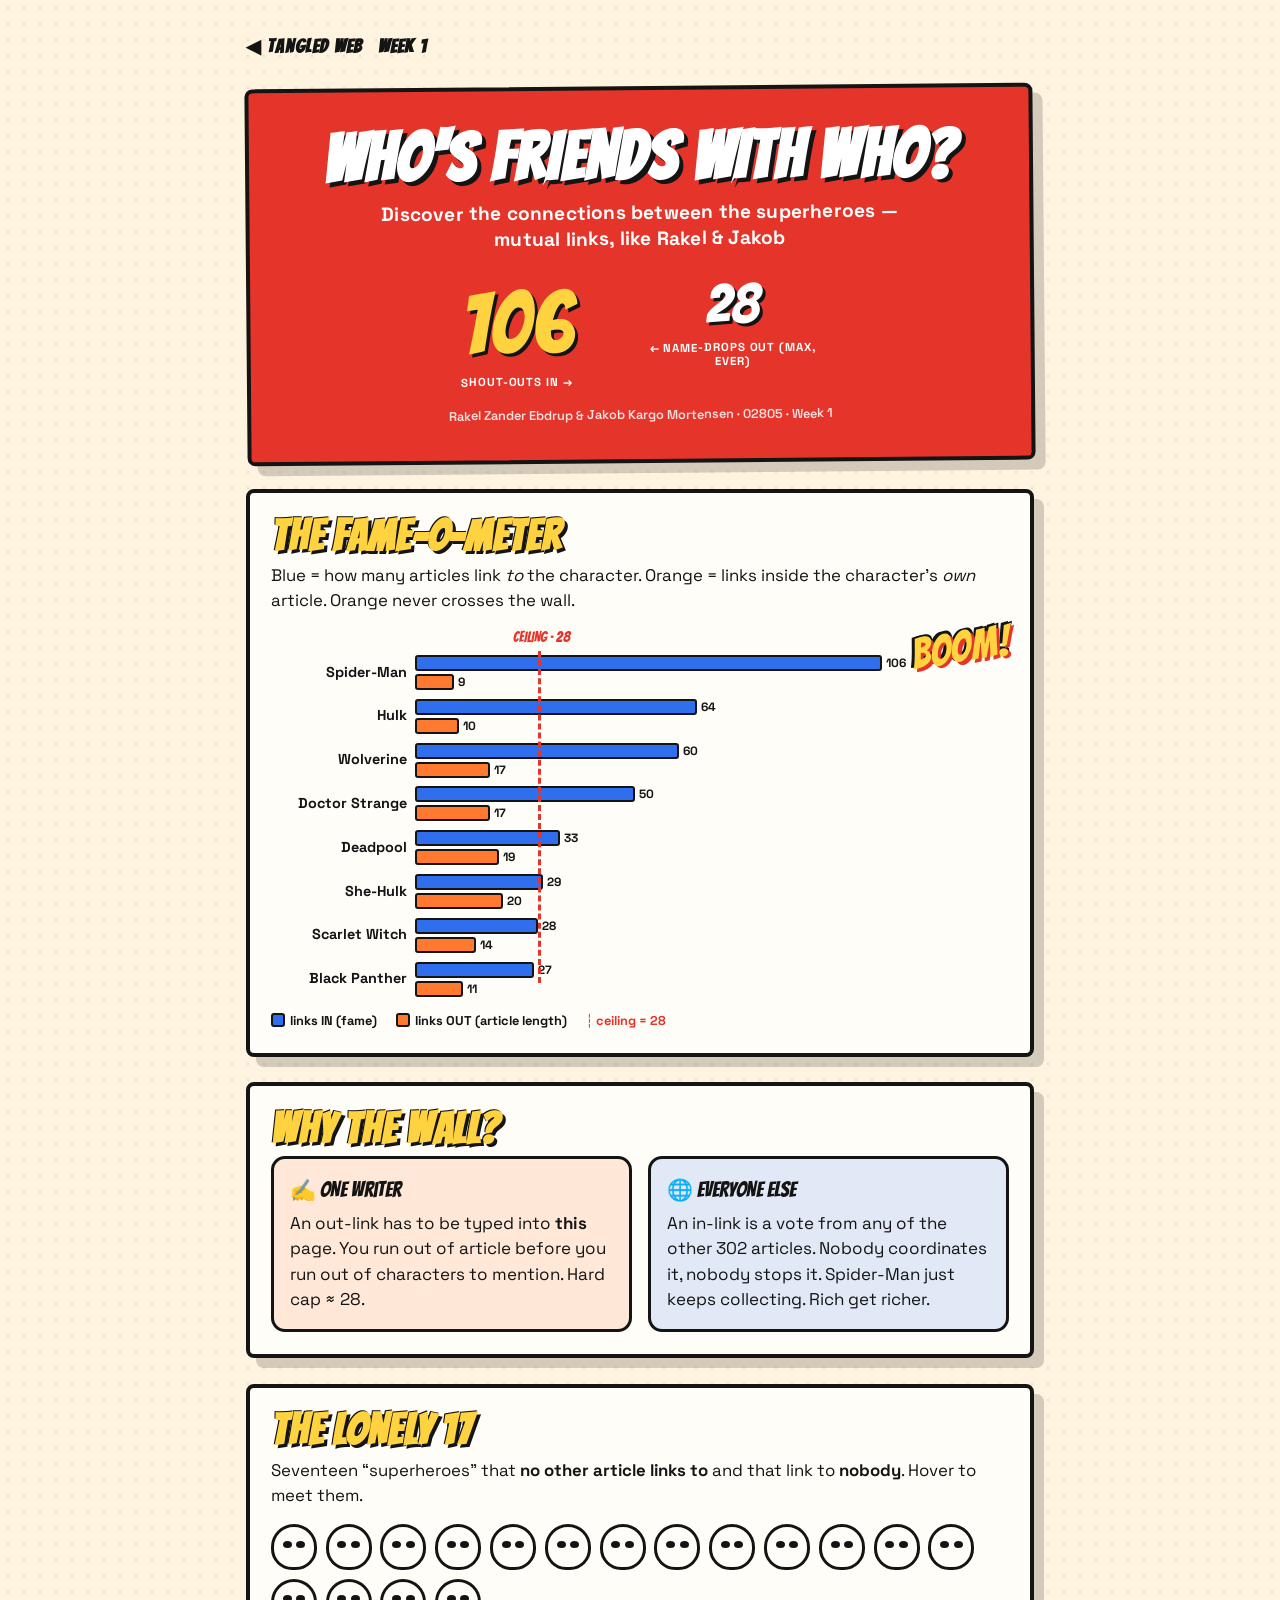
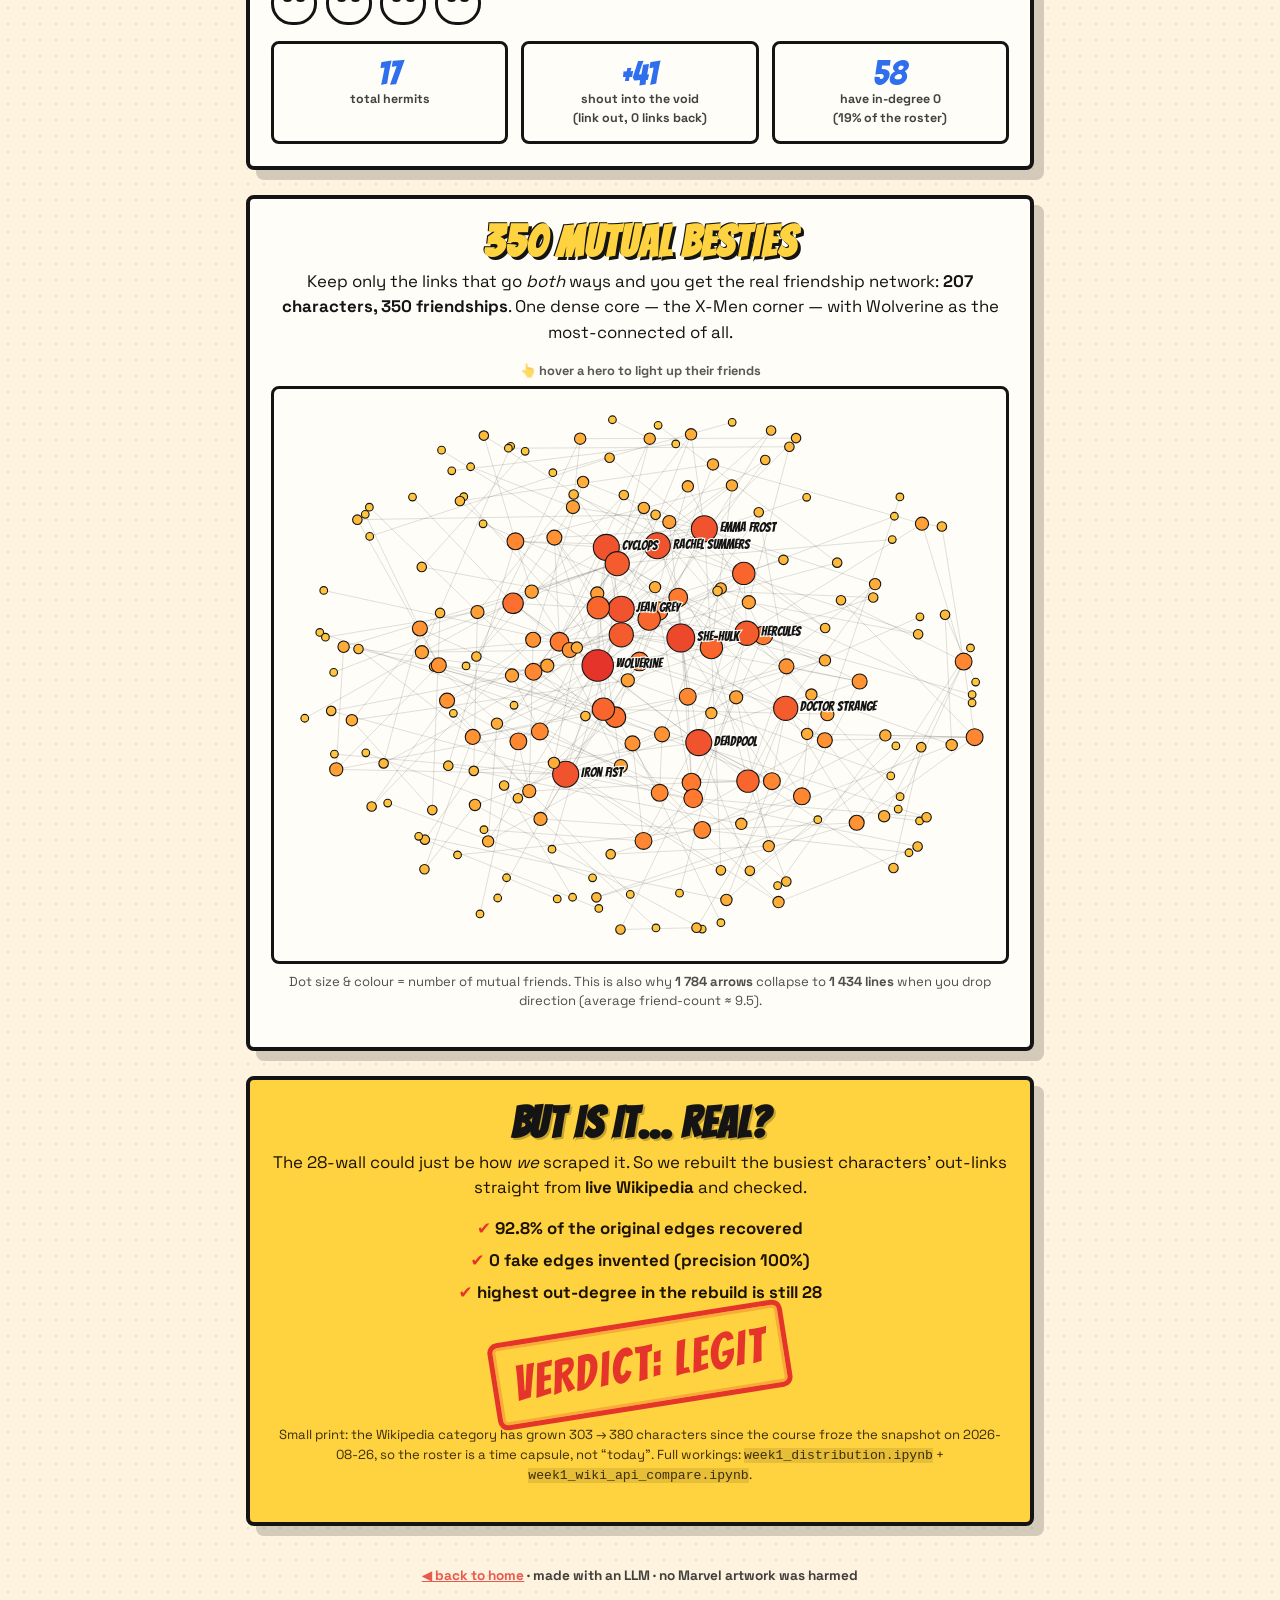
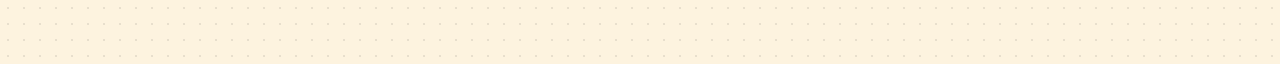
<file: posts/week1.html>
<!DOCTYPE html>
<html lang="en">
<head>
  <meta charset="utf-8">
  <meta name="viewport" content="width=device-width, initial-scale=1">
  <title>Week 1 — Who's friends with who? · 02805</title>
  <link rel="preconnect" href="https://fonts.googleapis.com">
  <link rel="preconnect" href="https://fonts.gstatic.com" crossorigin>
  <link href="https://fonts.googleapis.com/css2?family=Bangers&family=Space+Grotesk:wght@400;600;700&display=swap" rel="stylesheet">
  <style>
    :root{
      --ink:#141414; --paper:#fdf3df; --panel:#fffdf7;
      --blue:#2f6fed; --orange:#ff7a2f; --red:#e5352b; --yellow:#ffd23f;
      --shadow:10px 10px 0 rgba(20,20,20,.18);
    }
    @media (prefers-color-scheme:dark){
      :root{ --ink:#f2ede0; --paper:#1a1712; --panel:#241f18; --shadow:10px 10px 0 rgba(0,0,0,.5); }
    }
    *{box-sizing:border-box}
    body{
      margin:0; background:var(--paper); color:var(--ink);
      font-family:"Space Grotesk",system-ui,sans-serif; font-size:17px; line-height:1.5;
      background-image:radial-gradient(rgba(20,20,20,.09) 1.1px, transparent 1.2px);
      background-size:16px 16px;
      overflow-x:hidden;
    }
    .zine{max-width:820px;margin:0 auto;padding:2rem 1rem 5rem}
    a{color:var(--red);font-weight:700}

    .comic-nav{display:flex;gap:1rem;font-family:"Bangers",cursive;letter-spacing:.06em;
      font-size:1.2rem;margin-bottom:1.4rem}
    .comic-nav a{color:var(--ink);text-decoration:none}
    .comic-nav a:hover{color:var(--red)}

    .panel{
      background:var(--panel); border:4px solid var(--ink); border-radius:8px;
      box-shadow:var(--shadow); padding:1.4rem 1.3rem; margin:1.6rem 0;
    }
    .panel:nth-of-type(odd){transform:rotate(-.5deg)}
    .panel:nth-of-type(even){transform:rotate(.5deg)}

    .kapow{
      font-family:"Bangers",cursive; line-height:.95; letter-spacing:.02em;
      margin:0; text-transform:uppercase;
    }
    .splash{
      text-align:center; background:var(--red); color:#fff; border-color:var(--ink);
      padding:2.2rem 1rem;
    }
    .splash .kapow{font-size:clamp(2.4rem,8vw,4.2rem); text-shadow:4px 4px 0 var(--ink)}
    .splash .sub{font-family:"Space Grotesk",sans-serif;font-weight:700;
      font-size:clamp(.95rem,2.6vw,1.2rem);line-height:1.35;color:#fff;
      text-shadow:none;margin:.7rem auto 0;max-width:34rem;letter-spacing:.01em}
    .byline{font-family:"Space Grotesk";font-weight:600;font-size:.8rem;opacity:.85;margin-top:1rem}

    .vs{display:flex;align-items:flex-start;justify-content:center;
      gap:clamp(1.5rem,9vw,4.5rem);margin-top:1.6rem;flex-wrap:wrap}
    .vs .num{display:flex;flex-direction:column;align-items:center;font-family:"Bangers",cursive}
    .vs .fig{line-height:1;text-shadow:3px 3px 0 var(--ink)}
    .vs .big .fig{font-size:clamp(3rem,13vw,5.5rem);color:var(--yellow)}
    .vs .small .fig{font-size:clamp(1.9rem,8vw,3.4rem);color:#fff}
    .vs .lab{font-family:"Space Grotesk";font-weight:700;font-size:.72rem;letter-spacing:.08em;
      text-transform:uppercase;margin-top:.55rem;line-height:1.25;max-width:11rem;text-shadow:none}

    h2.kapow{font-size:clamp(1.9rem,5.5vw,2.7rem);margin:0 0 .4rem;
      color:var(--yellow);text-shadow:3px 3px 0 var(--ink),-1px -1px 0 var(--ink)}
    .verdict h2.kapow{color:var(--red);text-shadow:2px 2px 0 rgba(20,18,0,.25)}
    .lede{font-size:1.05rem;margin:.2rem 0 1rem}
    .tiny{font-size:.82rem;opacity:.75}

    /* fame meter */
    .meter{position:relative;margin-top:2.6rem;padding-right:2.4rem}
    .ceiling{position:absolute;top:-4px;bottom:14px;width:0;border-left:3px dashed var(--red);
      z-index:3}
    .ceiling span{position:absolute;top:-1.5rem;left:50%;transform:translateX(-50%);
      font-family:"Bangers",cursive;color:var(--red);font-size:.9rem;white-space:nowrap;
      background:var(--panel);padding:0 .3rem}
    .boom{position:absolute;top:-2.4rem;right:0;font-family:"Bangers",cursive;
      font-size:clamp(1.6rem,6vw,2.6rem);color:var(--yellow);
      text-shadow:3px 3px 0 var(--red),-2px -2px 0 var(--ink),2px -2px 0 var(--ink);
      transform:rotate(-9deg);z-index:4;pointer-events:none}
    .row{display:grid;grid-template-columns:8.5rem 1fr;gap:.5rem;align-items:center;margin:.55rem 0}
    .row .who{font-weight:700;font-size:.9rem;text-align:right}
    .tracks{display:flex;flex-direction:column;gap:3px}
    .bar{height:16px;border:2px solid var(--ink);border-radius:3px;width:0;
      transition:width 1s cubic-bezier(.2,.9,.3,1);position:relative;overflow:visible}
    .bar.in{background:var(--blue)}
    .bar.out{background:var(--orange)}
    .bar b{position:absolute;right:-6px;top:50%;transform:translate(100%,-50%);
      font-size:.75rem;font-weight:700;white-space:nowrap}
    .legend{display:flex;gap:1.2rem;font-size:.8rem;font-weight:700;margin-top:.9rem;flex-wrap:wrap}
    .chip{display:inline-block;width:14px;height:14px;border:2px solid var(--ink);
      border-radius:3px;vertical-align:-2px;margin-right:.3rem}

    /* why panels */
    .why{display:grid;grid-template-columns:1fr 1fr;gap:1rem}
    @media(max-width:620px){.why{grid-template-columns:1fr}}
    .bubble{border:3px solid var(--ink);border-radius:14px;padding:1rem;background:var(--panel)}
    .bubble .em{font-family:"Bangers",cursive;font-size:1.3rem;display:block;margin-bottom:.3rem}
    .bubble.inlink{background:color-mix(in srgb,var(--blue) 14%,var(--panel))}
    .bubble.outlink{background:color-mix(in srgb,var(--orange) 16%,var(--panel))}

    /* lonely grid */
    .masks{display:flex;flex-wrap:wrap;gap:.55rem;margin-top:.8rem}
    .mask{width:46px;height:46px;border:3px solid var(--ink);border-radius:50% 50% 46% 46%;
      background:var(--panel);position:relative;cursor:default;transition:transform .15s}
    .mask::before,.mask::after{content:"";position:absolute;top:34%;width:9px;height:7px;
      background:var(--ink);border-radius:50%}
    .mask::before{left:22%}.mask::after{right:22%}
    .mask:hover{transform:translateY(-4px) rotate(-6deg);background:var(--yellow)}
    .mask .nm{position:absolute;left:50%;top:-1.6rem;transform:translateX(-50%);
      font-size:.7rem;font-weight:700;background:var(--ink);color:var(--paper);
      padding:1px 5px;border-radius:4px;opacity:0;pointer-events:none;white-space:nowrap;transition:opacity .12s}
    .mask:hover .nm{opacity:1}

    /* stat tiles */
    .tiles{display:grid;grid-template-columns:repeat(auto-fit,minmax(120px,1fr));gap:.8rem;margin-top:1rem}
    .tile{border:3px solid var(--ink);border-radius:8px;padding:.8rem;text-align:center;background:var(--panel)}
    .tile .n{font-family:"Bangers",cursive;font-size:2.1rem;line-height:1;color:var(--blue)}
    .tile .t{font-size:.78rem;font-weight:700;opacity:.8}

    /* verdict */
    .verdict{background:var(--yellow);text-align:center}
    .verdict,.verdict .lede,.verdict .checks,.verdict .tiny,.verdict h2{color:#1c1200}
    .verdict .tiny{opacity:.85}
    .verdict code{background:rgba(20,18,0,.12);border-color:rgba(20,18,0,.35);color:#1c1200}
    .checks{list-style:none;padding:0;margin:1rem 0;font-weight:700;font-size:1.05rem}
    .checks li{margin:.4rem 0}
    .checks li::before{content:"✔ ";color:var(--red)}
    .stamp{display:inline-block;font-family:"Bangers",cursive;font-size:clamp(1.8rem,7vw,3rem);
      color:var(--red);border:5px solid var(--red);border-radius:10px;padding:.2rem 1rem;
      transform:rotate(-9deg);text-transform:uppercase;letter-spacing:.05em;
      box-shadow:inset 0 0 0 3px rgba(229,53,43,.25)}

    /* interactive friendship network */
    .netviz-hint{text-align:center;font-weight:700;font-size:.8rem;opacity:.7;margin:.2rem 0 .4rem}
    .netviz{border:3px solid var(--ink);border-radius:8px;background:var(--panel);
      overflow:hidden}
    .netviz svg{display:block;width:100%;height:auto;touch-action:pan-y}
    .netviz .edge{stroke:var(--ink);stroke-opacity:.18}
    .netviz .node{stroke:var(--ink);stroke-width:1.5;cursor:pointer;transition:opacity .12s}
    .netviz .nlabel{font-family:"Bangers",cursive;fill:var(--ink);paint-order:stroke;
      stroke:var(--panel);stroke-width:3px;pointer-events:none;transition:opacity .12s}
    .netviz.dim .edge{stroke-opacity:.05}
    .netviz.dim .node{opacity:.12}
    .netviz.dim .nlabel{opacity:0}
    .netviz .edge.lit{stroke:var(--red);stroke-opacity:.9;stroke-width:2}
    .netviz .node.lit{opacity:1}
    .netviz .nlabel.lit{opacity:1;fill:var(--red)}

    .reveal{opacity:0;transform:translateY(24px);transition:opacity .5s,transform .5s}
    .reveal.in-view{opacity:1;transform:none}

    footer{margin-top:2.5rem;font-weight:700;text-align:center;font-size:.85rem;opacity:.8}
  </style>
</head>
<body>
<div class="zine">

  <nav class="comic-nav">
    <a href="../index.html">◀ Tangled Web</a>
    <a href="week1.html">Week 1</a>
  </nav>

  <!-- 1. SPLASH -->
  <section class="panel splash">
    <h1 class="kapow">Who's friends with who?</h1>
    <div class="sub">Discover the connections between the superheroes —<br>mutual links, like Rakel &amp; Jakob</div>
    <div class="vs">
      <div class="num big"><span class="fig">106</span><span class="lab">shout-outs in &rarr;</span></div>
      <div class="num small"><span class="fig">28</span><span class="lab">&larr; name-drops out (max, ever)</span></div>
    </div>
    <div class="byline">Rakel Zander Ebdrup &amp; Jakob Kargo Mortensen · 02805 · Week 1</div>
  </section>

  <!-- 2. FAME METER -->
  <section class="panel reveal">
    <h2 class="kapow">The Fame-o-Meter</h2>
    <p class="lede">Blue = how many articles link <em>to</em> the character.
      Orange = links inside the character's <em>own</em> article. Orange never crosses the wall.</p>
    <div id="meter" class="meter"></div>
    <div class="legend">
      <span><span class="chip" style="background:var(--blue)"></span>links IN (fame)</span>
      <span><span class="chip" style="background:var(--orange)"></span>links OUT (article length)</span>
      <span style="color:var(--red)">┆ ceiling = 28</span>
    </div>
  </section>

  <!-- 3. WHY -->
  <section class="panel reveal">
    <h2 class="kapow">Why the wall?</h2>
    <div class="why">
      <div class="bubble outlink">
        <span class="em">✍️ ONE writer</span>
        An out-link has to be typed into <b>this</b> page. You run out of article before you run
        out of characters to mention. Hard cap ≈ 28.
      </div>
      <div class="bubble inlink">
        <span class="em">🌐 EVERYONE else</span>
        An in-link is a vote from any of the other 302 articles. Nobody coordinates it, nobody
        stops it. Spider-Man just keeps collecting. Rich get richer.
      </div>
    </div>
  </section>

  <!-- 4. THE LONELY -->
  <section class="panel reveal">
    <h2 class="kapow">The Lonely 17</h2>
    <p class="lede">Seventeen &ldquo;superheroes&rdquo; that <b>no other article links to</b>
      and that link to <b>nobody</b>. Hover to meet them.</p>
    <div id="masks" class="masks"></div>
    <div class="tiles">
      <div class="tile"><div class="n">17</div><div class="t">total hermits</div></div>
      <div class="tile"><div class="n">+41</div><div class="t">shout into the void<br>(link out, 0 links back)</div></div>
      <div class="tile"><div class="n">58</div><div class="t">have in-degree 0<br>(19% of the roster)</div></div>
    </div>
  </section>

  <!-- 5. MUTUALS + FRIENDSHIP NETWORK -->
  <section class="panel reveal">
    <h2 class="kapow" style="text-align:center">350 mutual besties</h2>
    <p class="lede" style="text-align:center">Keep only the links that go <em>both</em> ways and
      you get the real friendship network: <b>207 characters, 350 friendships</b>. One dense core
      &mdash; the X-Men corner &mdash; with Wolverine as the most-connected of all.</p>
    <p class="netviz-hint">👆 hover a hero to light up their friends</p>
    <div id="friends" class="netviz"></div>
    <p class="tiny" style="text-align:center;margin-top:.5rem">Dot size &amp; colour = number of
      mutual friends. This is also why <b>1&nbsp;784 arrows</b> collapse to
      <b>1&nbsp;434 lines</b> when you drop direction (average friend-count &approx; 9.5).</p>
  </section>

  <!-- 6. VERDICT -->
  <section class="panel verdict reveal">
    <h2 class="kapow" style="color:var(--ink)">But is it… real?</h2>
    <p class="lede">The 28-wall could just be how <em>we</em> scraped it. So we rebuilt the busiest
      characters' out-links straight from <b>live Wikipedia</b> and checked.</p>
    <ul class="checks">
      <li>92.8% of the original edges recovered</li>
      <li>0 fake edges invented (precision 100%)</li>
      <li>highest out-degree in the rebuild is <b>still 28</b></li>
    </ul>
    <div class="stamp">Verdict: legit</div>
    <p class="tiny" style="margin-top:1rem">Small print: the Wikipedia category has grown
      303 → 380 characters since the course froze the snapshot on 2026-08-26, so the roster is a
      time capsule, not &ldquo;today&rdquo;. Full workings:
      <code>week1_distribution.ipynb</code> + <code>week1_wiki_api_compare.ipynb</code>.</p>
  </section>

  <footer>
    <a href="../index.html">◀ back to home</a> · made with an LLM · no Marvel artwork was harmed
  </footer>

</div>

<script>
const FAME = [
  ["Spider-Man", 106, 9],
  ["Hulk", 64, 10],
  ["Wolverine", 60, 17],
  ["Doctor Strange", 50, 17],
  ["Deadpool", 33, 19],
  ["She-Hulk", 29, 20],
  ["Scarlet Witch", 28, 14],
  ["Black Panther", 27, 11],
];
const ISOLATES = ["Baymax","Bird-Brain","Black Fox","Brain Drain","Breeze Barton",
  "Captain Midlands","Charcoal","Father Time","Happy Sam Sawyer","Hellfire","Illuminator",
  "Miracleman","Ogre","Sean and Chris","Solarman","Super Rabbit","Yo-Yo Rodriguez"];

const MAXV = 106, CEIL = 28, SCALE = 84;   // longest bar fills 84% of the track

const meter = document.getElementById("meter");

const boom = document.createElement("div");
boom.className = "boom";
boom.textContent = "BOOM!";
meter.appendChild(boom);

const ceil = document.createElement("div");
ceil.className = "ceiling";
ceil.innerHTML = `<span>CEILING · 28</span>`;
// track starts after the 8.5rem label column + 0.5rem gap; bars scale by SCALE
ceil.style.left = `calc(9rem + (100% - 2.4rem - 9rem) * ${(CEIL / MAXV) * SCALE / 100})`;
meter.appendChild(ceil);

FAME.forEach(([name, din, dout]) => {
  const row = document.createElement("div");
  row.className = "row";
  row.innerHTML = `
    <div class="who">${name}</div>
    <div class="tracks">
      <div class="bar in" data-w="${(din / MAXV) * SCALE}"><b>${din}</b></div>
      <div class="bar out" data-w="${(dout / MAXV) * SCALE}"><b>${dout}</b></div>
    </div>`;
  meter.appendChild(row);
});

const masks = document.getElementById("masks");
ISOLATES.forEach(n => {
  const m = document.createElement("div");
  m.className = "mask";
  m.innerHTML = `<span class="nm">${n}</span>`;
  masks.appendChild(m);
});

const io = new IntersectionObserver((entries) => {
  entries.forEach(e => {
    if (!e.isIntersecting) return;
    e.target.classList.add("in-view");
    e.target.querySelectorAll(".bar").forEach(b => { b.style.width = b.dataset.w + "%"; });
    io.unobserve(e.target);
  });
}, { threshold: 0.25 });
document.querySelectorAll(".reveal").forEach(el => io.observe(el));

/* ---- interactive friendship network ---- */
function degColour(d, max) {
  const t = Math.min(1, d / max);                 // 0..1
  const stops = [[255,210,63], [255,122,47], [229,53,43]];  // yellow -> orange -> red
  const seg = t < 0.5 ? 0 : 1, f = t < 0.5 ? t * 2 : (t - 0.5) * 2;
  const a = stops[seg], b = stops[seg + 1];
  return `rgb(${a.map((v, i) => Math.round(v + (b[i] - v) * f)).join(",")})`;
}

fetch("../assets/friendships.json").then(r => r.json()).then(data => {
  const box = document.getElementById("friends");
  const W = 1000, H = 780, PAD = 42;
  const maxDeg = Math.max(...data.nodes.map(n => n.deg));
  const px = data.nodes.map(n => ({
    ...n,
    sx: PAD + n.x * (W - 2 * PAD),
    sy: PAD + (1 - n.y) * (H - 2 * PAD),
    r: 4 + n.deg * 1.25,
  }));
  const adj = px.map(() => new Set());
  data.edges.forEach(([i, j]) => { adj[i].add(j); adj[j].add(i); });

  const NS = "http://www.w3.org/2000/svg";
  const svg = document.createElementNS(NS, "svg");
  svg.setAttribute("viewBox", `0 0 ${W} ${H}`);

  const gE = document.createElementNS(NS, "g");
  const edgeEls = data.edges.map(([i, j]) => {
    const l = document.createElementNS(NS, "line");
    l.setAttribute("class", "edge");
    l.setAttribute("x1", px[i].sx); l.setAttribute("y1", px[i].sy);
    l.setAttribute("x2", px[j].sx); l.setAttribute("y2", px[j].sy);
    l._ends = [i, j];
    gE.appendChild(l);
    return l;
  });
  svg.appendChild(gE);

  const gN = document.createElementNS(NS, "g");
  const gL = document.createElementNS(NS, "g");
  const nodeEls = px.map((n, i) => {
    const c = document.createElementNS(NS, "circle");
    c.setAttribute("class", "node");
    c.setAttribute("cx", n.sx); c.setAttribute("cy", n.sy); c.setAttribute("r", n.r);
    c.setAttribute("fill", degColour(n.deg, maxDeg));
    const t = document.createElementNS(NS, "title");
    t.textContent = `${n.name} — ${n.deg} mutual friends`;
    c.appendChild(t);
    const focus = () => lite(i), blur = () => lite(null);
    c.addEventListener("mouseenter", focus);
    c.addEventListener("mouseleave", blur);
    c.addEventListener("click", () => lite(box.classList.contains("dim") ? null : i));
    gN.appendChild(c);

    if (n.label) {
      const tx = document.createElementNS(NS, "text");
      tx.setAttribute("class", "nlabel");
      tx.setAttribute("x", n.sx + n.r + 3);
      tx.setAttribute("y", n.sy + 4);
      tx.setAttribute("font-size", "18");
      tx.textContent = n.name;
      gL.appendChild(tx);
      n._label = tx;
    }
    return c;
  });
  svg.appendChild(gN);
  svg.appendChild(gL);
  box.appendChild(svg);

  function lite(i) {
    if (i == null) {
      box.classList.remove("dim");
      edgeEls.forEach(e => e.classList.remove("lit"));
      nodeEls.forEach(n => n.classList.remove("lit"));
      px.forEach(n => n._label && n._label.classList.remove("lit"));
      const tmp = svg.querySelector(".nlabel.temp");
      if (tmp) tmp.style.display = "none";
      return;
    }
    box.classList.add("dim");
    edgeEls.forEach(e => e.classList.toggle("lit", e._ends.includes(i)));
    nodeEls.forEach((n, k) => n.classList.toggle("lit", k === i || adj[i].has(k)));
    px.forEach((n, k) => {
      if (!n._label) return;
      n._label.classList.toggle("lit", k === i || adj[i].has(k));
    });
    // ensure the hovered node's name shows even if it isn't a pre-labelled hub
    if (!px[i].label) {
      let tmp = svg.querySelector(".nlabel.temp");
      if (!tmp) {
        tmp = document.createElementNS(NS, "text");
        tmp.setAttribute("class", "nlabel temp lit");
        tmp.setAttribute("font-size", "18");
        gL.appendChild(tmp);
      }
      tmp.setAttribute("x", px[i].sx + px[i].r + 3);
      tmp.setAttribute("y", px[i].sy + 4);
      tmp.textContent = px[i].name;
      tmp.style.display = "";
    } else {
      const tmp = svg.querySelector(".nlabel.temp");
      if (tmp) tmp.style.display = "none";
    }
  }
});
</script>
</body>
</html>
</file>
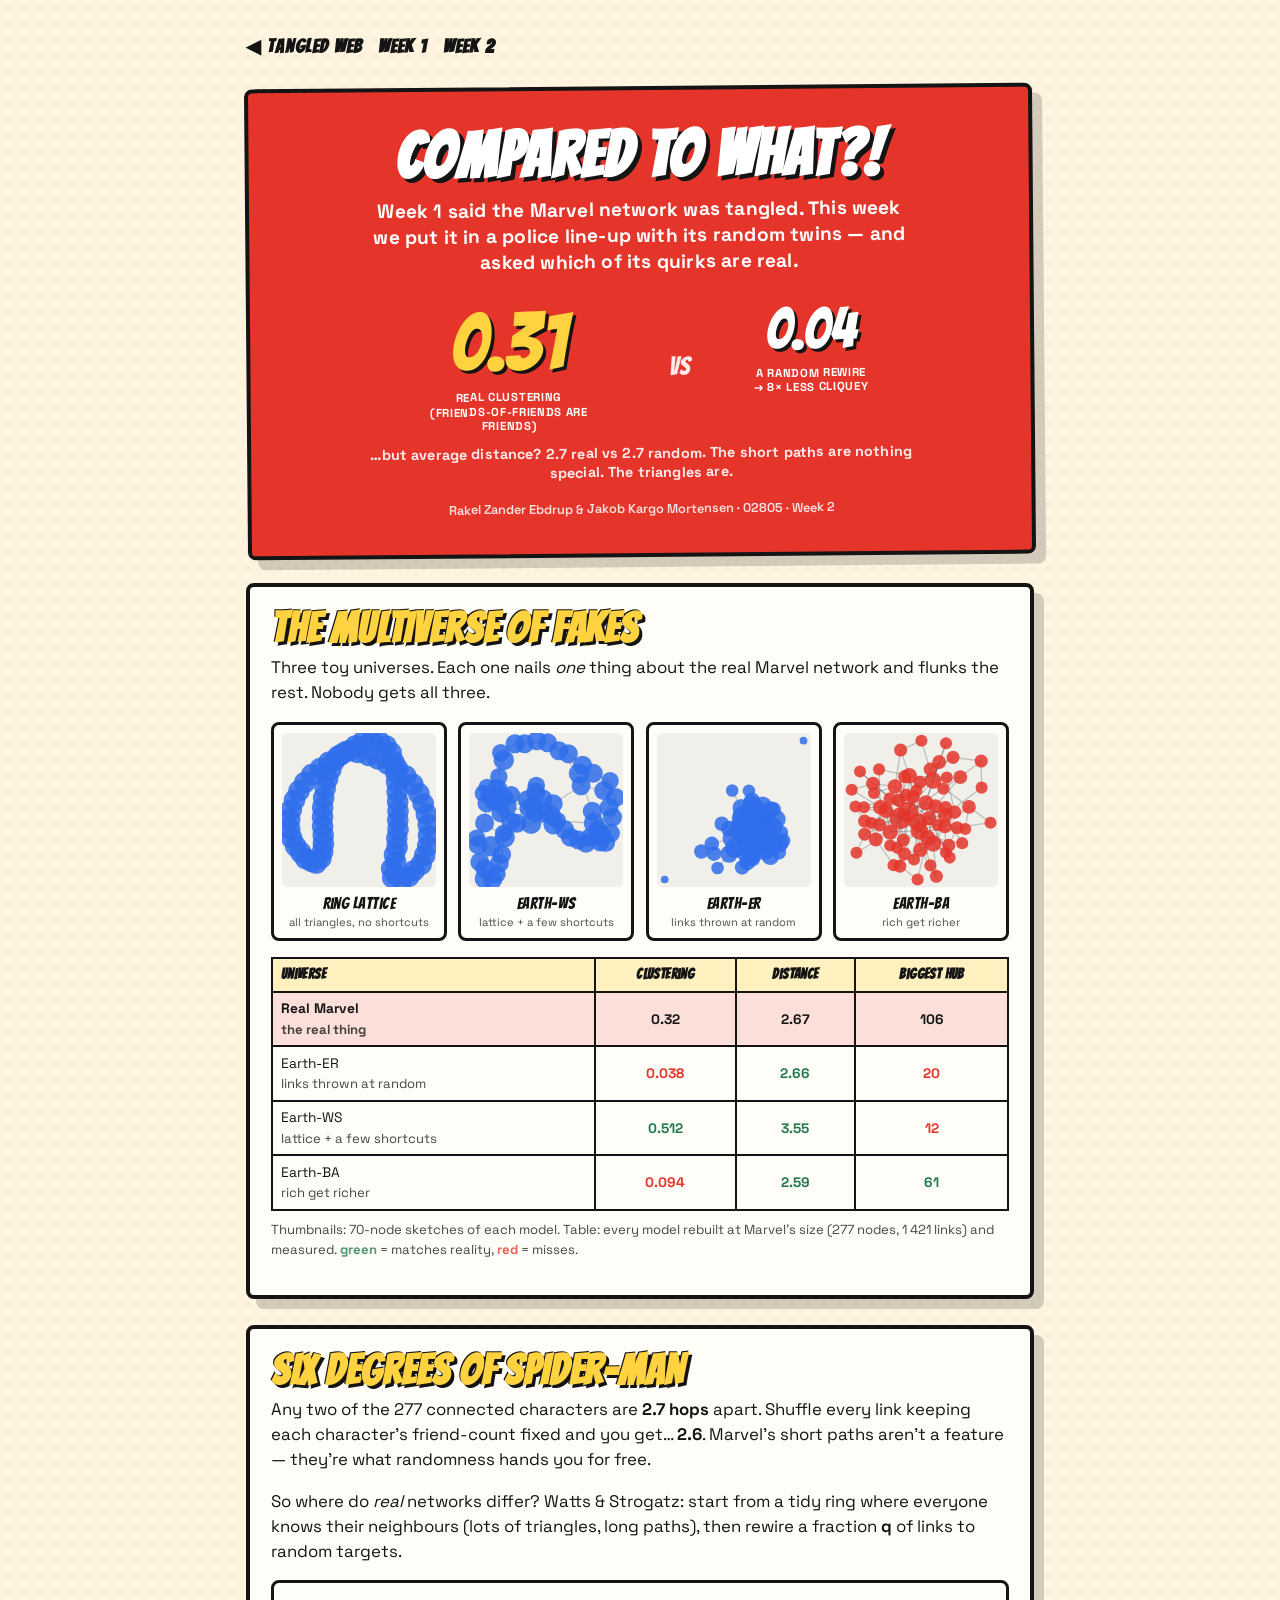
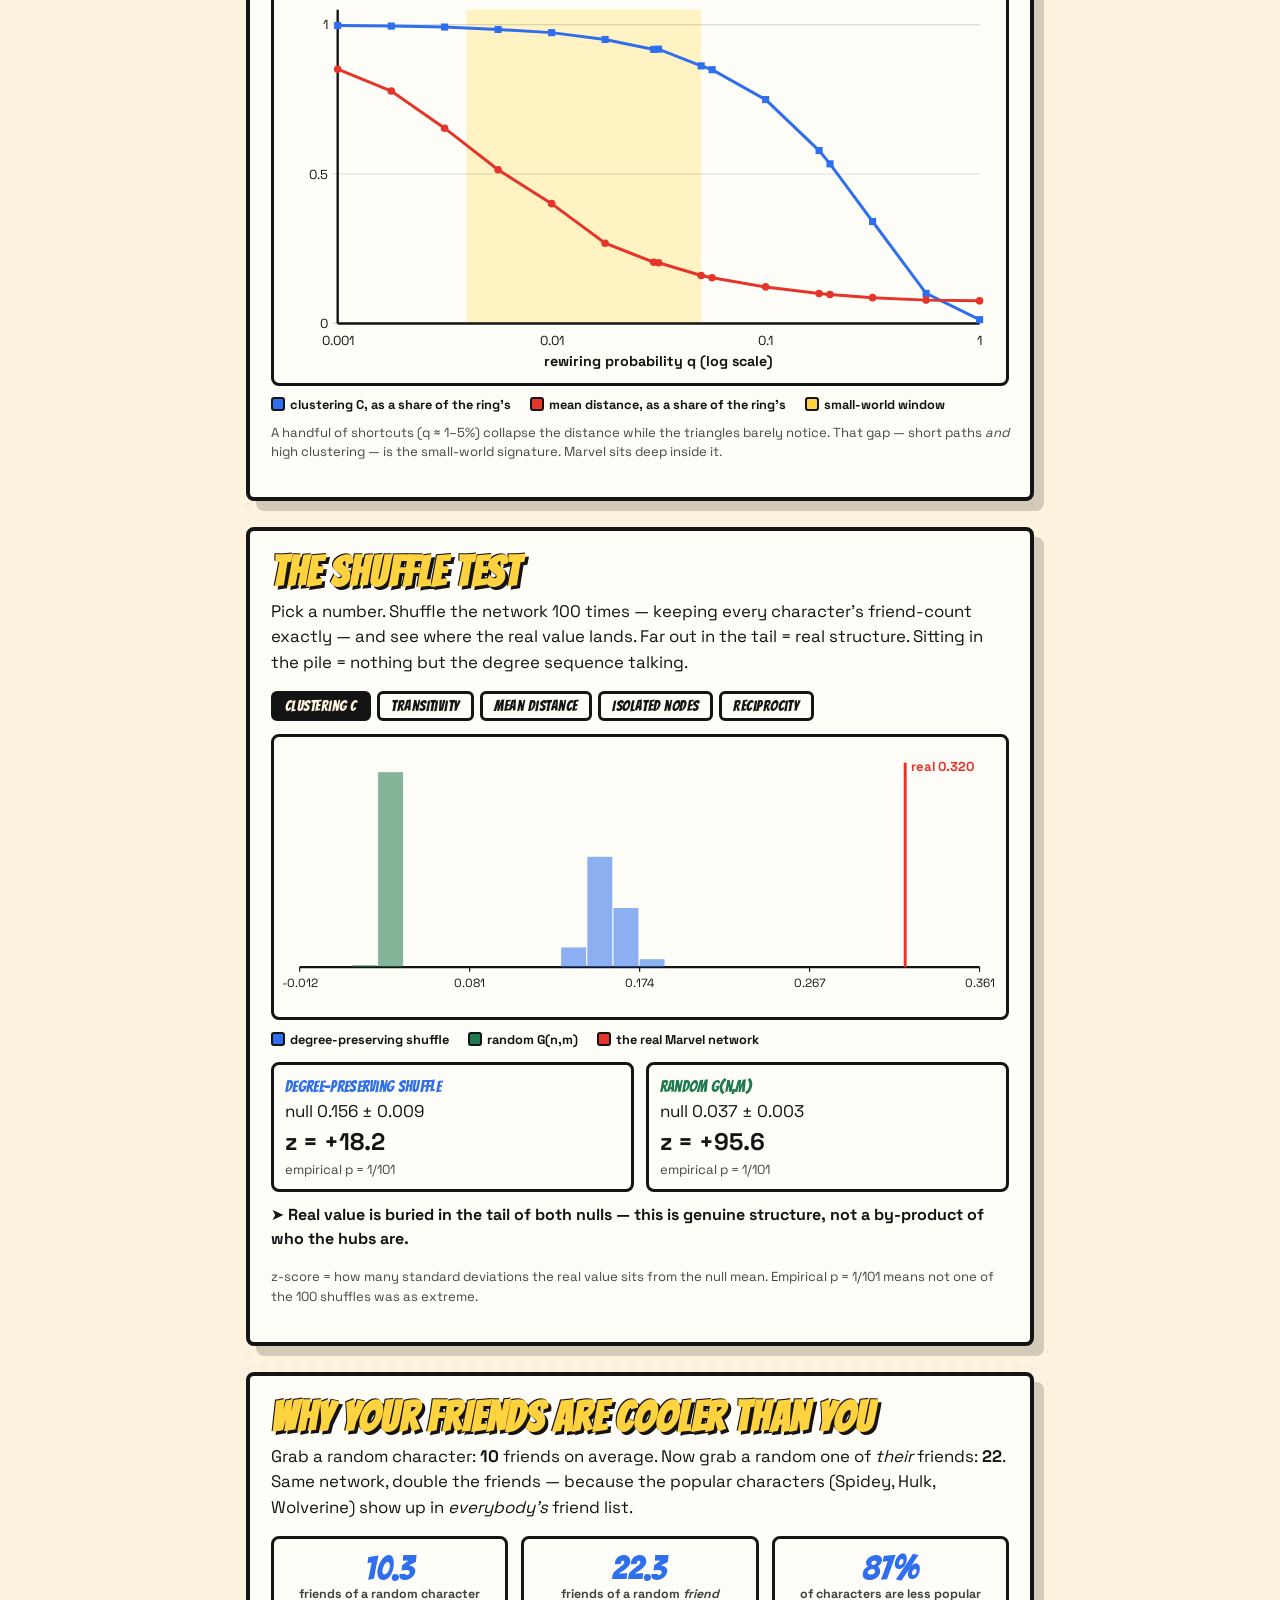
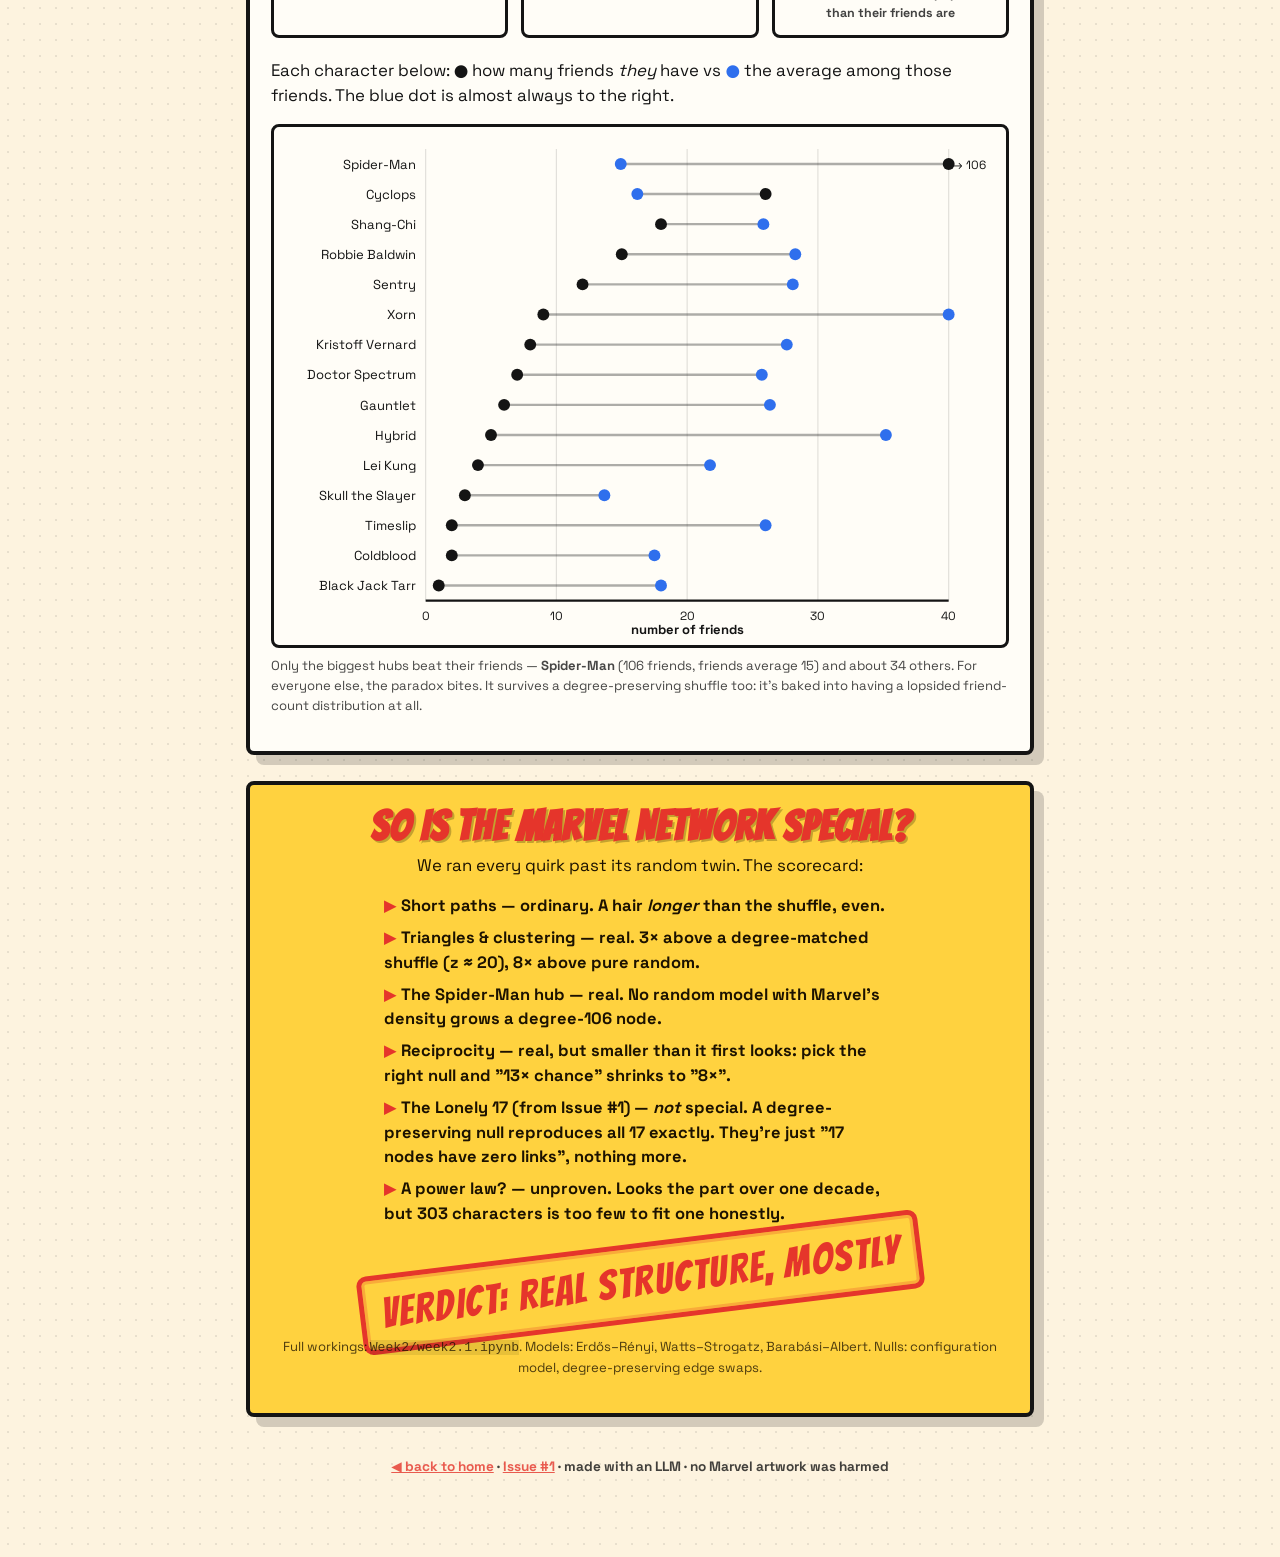
<file: posts/week2.html>
<!DOCTYPE html>
<html lang="en">
<head>
  <meta charset="utf-8">
  <meta name="viewport" content="width=device-width, initial-scale=1">
  <title>Week 2 — Compared to WHAT?! · 02805</title>
  <link rel="preconnect" href="https://fonts.googleapis.com">
  <link rel="preconnect" href="https://fonts.gstatic.com" crossorigin>
  <link href="https://fonts.googleapis.com/css2?family=Bangers&family=Space+Grotesk:wght@400;600;700&display=swap" rel="stylesheet">
  <style>
    :root{
      --ink:#141414; --paper:#fdf3df; --panel:#fffdf7;
      --blue:#2f6fed; --orange:#ff7a2f; --red:#e5352b; --yellow:#ffd23f; --green:#1f7a4d;
      --shadow:10px 10px 0 rgba(20,20,20,.18);
    }
    @media (prefers-color-scheme:dark){
      :root{ --ink:#f2ede0; --paper:#1a1712; --panel:#241f18; --shadow:10px 10px 0 rgba(0,0,0,.5); }
    }
    *{box-sizing:border-box}
    body{
      margin:0; background:var(--paper); color:var(--ink);
      font-family:"Space Grotesk",system-ui,sans-serif; font-size:17px; line-height:1.5;
      background-image:radial-gradient(rgba(20,20,20,.09) 1.1px, transparent 1.2px);
      background-size:16px 16px; overflow-x:hidden;
    }
    .zine{max-width:820px;margin:0 auto;padding:2rem 1rem 5rem}
    a{color:var(--red);font-weight:700}

    .comic-nav{display:flex;gap:1rem;font-family:"Bangers",cursive;letter-spacing:.06em;
      font-size:1.2rem;margin-bottom:1.4rem;flex-wrap:wrap}
    .comic-nav a{color:var(--ink);text-decoration:none}
    .comic-nav a:hover{color:var(--red)}

    .panel{
      background:var(--panel); border:4px solid var(--ink); border-radius:8px;
      box-shadow:var(--shadow); padding:1.4rem 1.3rem; margin:1.6rem 0;
    }
    .panel:nth-of-type(odd){transform:rotate(-.5deg)}
    .panel:nth-of-type(even){transform:rotate(.5deg)}

    .kapow{font-family:"Bangers",cursive; line-height:.95; letter-spacing:.02em;
      margin:0; text-transform:uppercase;}
    .splash{text-align:center; background:var(--red); color:#fff; border-color:var(--ink);
      padding:2.2rem 1rem;}
    .splash .kapow{font-size:clamp(2.2rem,8vw,4rem); text-shadow:4px 4px 0 var(--ink)}
    .splash .sub{font-weight:700;font-size:clamp(.95rem,2.6vw,1.2rem);line-height:1.35;color:#fff;
      margin:.7rem auto 0;max-width:34rem;letter-spacing:.01em}
    .byline{font-weight:600;font-size:.8rem;opacity:.85;margin-top:1rem}

    .vs{display:flex;align-items:flex-start;justify-content:center;
      gap:clamp(1.4rem,9vw,4rem);margin-top:1.6rem;flex-wrap:wrap}
    .vs .num{display:flex;flex-direction:column;align-items:center;font-family:"Bangers",cursive}
    .vs .fig{line-height:1;text-shadow:3px 3px 0 var(--ink)}
    .vs .big .fig{font-size:clamp(2.8rem,13vw,5rem);color:var(--yellow)}
    .vs .small .fig{font-size:clamp(2.2rem,9vw,3.6rem);color:#fff}
    .vs .lab{font-family:"Space Grotesk";font-weight:700;font-size:.72rem;letter-spacing:.06em;
      text-transform:uppercase;margin-top:.55rem;line-height:1.25;max-width:12rem;text-shadow:none}
    .vs .mid{align-self:center;font-family:"Bangers",cursive;font-size:1.6rem;color:#fff;opacity:.9}

    h2.kapow{font-size:clamp(1.8rem,5.5vw,2.6rem);margin:0 0 .4rem;
      color:var(--yellow);text-shadow:3px 3px 0 var(--ink),-1px -1px 0 var(--ink)}
    .verdict h2.kapow{color:var(--red);text-shadow:2px 2px 0 rgba(20,18,0,.25)}
    .lede{font-size:1.05rem;margin:.2rem 0 1rem}
    .tiny{font-size:.82rem;opacity:.78}
    .muted{opacity:.8}

    /* multiverse */
    .multiverse{display:grid;grid-template-columns:repeat(4,1fr);gap:.7rem;margin:.6rem 0 1rem}
    @media(max-width:640px){.multiverse{grid-template-columns:repeat(2,1fr)}}
    .earth{border:3px solid var(--ink);border-radius:8px;background:var(--panel);padding:.5rem;text-align:center}
    .earth svg{display:block;width:100%;height:auto;background:color-mix(in srgb,var(--ink) 6%,var(--panel));border-radius:5px}
    .earth .nm{font-family:"Bangers",cursive;font-size:1rem;margin-top:.35rem;letter-spacing:.03em}
    .earth .nt{font-size:.7rem;opacity:.75;line-height:1.2}
    .stattable{width:100%;border-collapse:collapse;font-size:.86rem;margin-top:.4rem}
    .stattable th,.stattable td{border:2px solid var(--ink);padding:.35rem .5rem;text-align:center}
    .stattable th{font-family:"Bangers",cursive;letter-spacing:.03em;background:color-mix(in srgb,var(--yellow) 30%,var(--panel))}
    .stattable td:first-child,.stattable th:first-child{text-align:left}
    .stattable tr.real td{background:color-mix(in srgb,var(--red) 15%,var(--panel));font-weight:700}
    .ok{color:var(--green);font-weight:700}.bad{color:var(--red);font-weight:700}

    /* generic chart box */
    .chart{border:3px solid var(--ink);border-radius:8px;background:var(--panel);padding:.6rem}
    .chart svg{display:block;width:100%;height:auto}
    .legend{display:flex;gap:1.2rem;font-size:.8rem;font-weight:700;margin-top:.6rem;flex-wrap:wrap}
    .chip{display:inline-block;width:14px;height:14px;border:2px solid var(--ink);
      border-radius:3px;vertical-align:-2px;margin-right:.3rem}

    /* shuffle test */
    .qbtns{display:flex;flex-wrap:wrap;gap:.4rem;margin:.2rem 0 .8rem}
    .qbtns button{font-family:"Bangers",cursive;letter-spacing:.03em;font-size:.95rem;
      border:3px solid var(--ink);background:var(--panel);color:var(--ink);border-radius:6px;
      padding:.25rem .7rem;cursor:pointer}
    .qbtns button[aria-pressed="true"]{background:var(--ink);color:var(--paper)}
    .readout{display:grid;grid-template-columns:repeat(auto-fit,minmax(150px,1fr));gap:.7rem;margin-top:.8rem}
    .rcard{border:3px solid var(--ink);border-radius:8px;padding:.6rem .7rem;background:var(--panel)}
    .rcard .h{font-family:"Bangers",cursive;font-size:1rem;letter-spacing:.02em}
    .rcard .z{font-size:1.5rem;font-weight:700}
    .rcard.dp .h{color:var(--blue)} .rcard.gnm .h{color:var(--green)}
    .verdict-line{font-weight:700;margin-top:.7rem;font-size:1rem}

    /* tiles */
    .tiles{display:grid;grid-template-columns:repeat(auto-fit,minmax(120px,1fr));gap:.8rem;margin-top:1rem}
    .tile{border:3px solid var(--ink);border-radius:8px;padding:.8rem;text-align:center;background:var(--panel)}
    .tile .n{font-family:"Bangers",cursive;font-size:2.1rem;line-height:1;color:var(--blue)}
    .tile .t{font-size:.78rem;font-weight:700;opacity:.8}

    /* verdict */
    .verdict{background:var(--yellow);text-align:center}
    .verdict,.verdict .lede,.verdict .checks,.verdict .tiny,.verdict h2{color:#1c1200}
    .verdict code{background:rgba(20,18,0,.12);border-color:rgba(20,18,0,.35);color:#1c1200}
    .checks{list-style:none;padding:0;margin:1rem 0;font-weight:700;font-size:1.03rem;text-align:left;max-width:32rem;margin-inline:auto}
    .checks li{margin:.45rem 0}
    .checks li::before{content:"▶ ";color:var(--red)}
    .stamp{display:inline-block;font-family:"Bangers",cursive;font-size:clamp(1.5rem,6vw,2.6rem);
      color:var(--red);border:5px solid var(--red);border-radius:10px;padding:.2rem 1rem;
      transform:rotate(-7deg);text-transform:uppercase;letter-spacing:.04em;
      box-shadow:inset 0 0 0 3px rgba(229,53,43,.25)}

    .reveal{opacity:0;transform:translateY(24px);transition:opacity .5s,transform .5s}
    .reveal.in-view{opacity:1;transform:none}
    footer{margin-top:2.5rem;font-weight:700;text-align:center;font-size:.85rem;opacity:.8}
  </style>
</head>
<body>
<div class="zine">

  <nav class="comic-nav">
    <a href="../index.html">◀ Tangled Web</a>
    <a href="week1.html">Week 1</a>
    <a href="week2.html">Week 2</a>
  </nav>

  <!-- 1. SPLASH -->
  <section class="panel splash">
    <h1 class="kapow">Compared to WHAT?!</h1>
    <div class="sub">Week 1 said the Marvel network was tangled. This week we put it in a
      police line-up with its random twins &mdash; and asked which of its quirks are real.</div>
    <div class="vs">
      <div class="num big"><span class="fig">0.31</span><span class="lab">real clustering<br>(friends-of-friends are friends)</span></div>
      <div class="mid">vs</div>
      <div class="num small"><span class="fig">0.04</span><span class="lab">a random rewire<br>&rarr; 8&times; less cliquey</span></div>
    </div>
    <p class="sub" style="opacity:.9;font-size:.9rem">&hellip;but average distance? <b>2.7</b> real
      vs <b>2.7</b> random. The short paths are nothing special. The triangles are.</p>
    <div class="byline">Rakel Zander Ebdrup &amp; Jakob Kargo Mortensen · 02805 · Week 2</div>
  </section>

  <!-- 2. MULTIVERSE OF FAKES -->
  <section class="panel reveal">
    <h2 class="kapow">The Multiverse of Fakes</h2>
    <p class="lede">Three toy universes. Each one nails <em>one</em> thing about the real Marvel
      network and flunks the rest. Nobody gets all three.</p>
    <div id="multiverse" class="multiverse"></div>
    <div class="chart" style="border:none;padding:0;background:none">
      <table id="stattable" class="stattable"></table>
    </div>
    <p class="tiny" style="margin-top:.6rem">Thumbnails: 70-node sketches of each model.
      Table: every model rebuilt at Marvel's size (277 nodes, 1&nbsp;421 links) and measured.
      <span class="ok">green</span> = matches reality, <span class="bad">red</span> = misses.</p>
  </section>

  <!-- 3. SIX DEGREES -->
  <section class="panel reveal">
    <h2 class="kapow">Six Degrees of Spider-Man</h2>
    <p class="lede">Any two of the 277 connected characters are <b>2.7 hops</b> apart. Shuffle every
      link keeping each character's friend-count fixed and you get&hellip; <b>2.6</b>. Marvel's
      short paths aren't a feature &mdash; they're what randomness hands you for free.</p>
    <p class="lede">So where do <em>real</em> networks differ? Watts &amp; Strogatz: start from a
      tidy ring where everyone knows their neighbours (lots of triangles, long paths), then rewire
      a fraction <b>q</b> of links to random targets.</p>
    <div class="chart"><svg id="ws" viewBox="0 0 600 320" role="img"
      aria-label="Clustering and distance vs rewiring probability q"></svg></div>
    <div class="legend">
      <span><span class="chip" style="background:var(--blue)"></span>clustering C, as a share of the ring's</span>
      <span><span class="chip" style="background:var(--red)"></span>mean distance, as a share of the ring's</span>
      <span><span class="chip" style="background:var(--yellow)"></span>small-world window</span>
    </div>
    <p class="tiny" style="margin-top:.5rem">A handful of shortcuts (q &approx; 1&ndash;5%) collapse
      the distance while the triangles barely notice. That gap &mdash; short paths <em>and</em> high
      clustering &mdash; is the small-world signature. Marvel sits deep inside it.</p>
  </section>

  <!-- 4. SHUFFLE TEST -->
  <section class="panel reveal">
    <h2 class="kapow">The Shuffle Test</h2>
    <p class="lede">Pick a number. Shuffle the network 100 times &mdash; keeping every character's
      friend-count exactly &mdash; and see where the real value lands. Far out in the tail = real
      structure. Sitting in the pile = nothing but the degree sequence talking.</p>
    <div id="qbtns" class="qbtns"></div>
    <div class="chart"><svg id="bee" viewBox="0 0 600 220" role="img"
      aria-label="Null distribution beeswarm"></svg></div>
    <div class="legend">
      <span><span class="chip" style="background:var(--blue)"></span><span id="dpname">degree-preserving shuffle</span></span>
      <span><span class="chip" style="background:var(--green)"></span><span id="gnmname">random G(n,m)</span></span>
      <span><span class="chip" style="background:var(--red)"></span>the real Marvel network</span>
    </div>
    <div id="readout" class="readout"></div>
    <p id="shuf-verdict" class="verdict-line"></p>
    <p class="tiny">z-score = how many standard deviations the real value sits from the null mean.
      Empirical p = 1/101 means not one of the 100 shuffles was as extreme.</p>
  </section>

  <!-- 5. FRIENDSHIP PARADOX -->
  <section class="panel reveal">
    <h2 class="kapow">Why Your Friends Are Cooler Than You</h2>
    <p class="lede">Grab a random character: <b>10</b> friends on average. Now grab a random one of
      <em>their</em> friends: <b>22</b>. Same network, double the friends &mdash; because the popular
      characters (Spidey, Hulk, Wolverine) show up in <em>everybody's</em> friend list.</p>
    <div class="tiles">
      <div class="tile"><div class="n">10.3</div><div class="t">friends of a random character</div></div>
      <div class="tile"><div class="n">22.3</div><div class="t">friends of a random <em>friend</em></div></div>
      <div class="tile"><div class="n">87%</div><div class="t">of characters are less popular<br>than their friends are</div></div>
    </div>
    <p class="lede" style="margin-top:1.2rem">Each character below: <span style="color:var(--ink)">●</span>
      how many friends <em>they</em> have vs <span style="color:var(--blue)">●</span> the average
      among those friends. The blue dot is almost always to the right.</p>
    <div class="chart"><svg id="dumb" viewBox="0 0 600 420" role="img"
      aria-label="Own friend-count vs friends' average friend-count"></svg></div>
    <p class="tiny" style="margin-top:.5rem">Only the biggest hubs beat their friends &mdash;
      <b>Spider-Man</b> (106 friends, friends average 15) and about 34 others. For everyone else,
      the paradox bites. It survives a degree-preserving shuffle too: it's baked into having a
      lopsided friend-count distribution at all.</p>
  </section>

  <!-- 6. VERDICT -->
  <section class="panel verdict reveal">
    <h2 class="kapow">So is the Marvel network special?</h2>
    <p class="lede">We ran every quirk past its random twin. The scorecard:</p>
    <ul class="checks">
      <li><b>Short paths</b> &mdash; ordinary. A hair <em>longer</em> than the shuffle, even.</li>
      <li><b>Triangles &amp; clustering</b> &mdash; real. 3&times; above a degree-matched shuffle
        (z &approx; 20), 8&times; above pure random.</li>
      <li><b>The Spider-Man hub</b> &mdash; real. No random model with Marvel's density grows a
        degree-106 node.</li>
      <li><b>Reciprocity</b> &mdash; real, but smaller than it first looks: pick the right null
        and "13&times; chance" shrinks to "8&times;".</li>
      <li><b>The Lonely 17</b> (from Issue #1) &mdash; <em>not</em> special. A degree-preserving
        null reproduces all 17 exactly. They're just "17 nodes have zero links", nothing more.</li>
      <li><b>A power law?</b> &mdash; unproven. Looks the part over one decade, but 303 characters
        is too few to fit one honestly.</li>
    </ul>
    <div class="stamp">Verdict: real structure, mostly</div>
    <p class="tiny" style="margin-top:1rem">Full workings:
      <code>Week2/week2.1.ipynb</code>. Models: Erd&#337;s&ndash;R&eacute;nyi, Watts&ndash;Strogatz,
      Barab&aacute;si&ndash;Albert. Nulls: configuration model, degree-preserving edge swaps.</p>
  </section>

  <footer>
    <a href="../index.html">◀ back to home</a> · <a href="week1.html">Issue #1</a> ·
    made with an LLM · no Marvel artwork was harmed
  </footer>

</div>

<script>
const NS = "http://www.w3.org/2000/svg";
const el = (t, a = {}) => { const e = document.createElementNS(NS, t);
  for (const k in a) e.setAttribute(k, a[k]); return e; };
const cssv = n => getComputedStyle(document.documentElement).getPropertyValue(n).trim();

/* ---------------- 2. MULTIVERSE ---------------- */
fetch("../assets/week2_models.json").then(r => r.json()).then(M => {
  const box = document.getElementById("multiverse");
  const order = [["lattice", "Ring lattice", "all triangles, no shortcuts"],
                 ["ws", "Earth-WS", "lattice + a few shortcuts"],
                 ["er", "Earth-ER", "links thrown at random"],
                 ["ba", "Earth-BA", "rich get richer"]];
  for (const [key, name, note] of order) {
    const g = M.thumbs[key]; if (!g) continue;
    const S = 120, R = 3;
    const svg = el("svg", { viewBox: `0 0 ${S} ${S}` });
    for (const [i, j] of g.edges)
      svg.appendChild(el("line", { x1: 6 + g.nodes[i].x * (S - 12), y1: 6 + g.nodes[i].y * (S - 12),
        x2: 6 + g.nodes[j].x * (S - 12), y2: 6 + g.nodes[j].y * (S - 12),
        stroke: cssv("--ink"), "stroke-opacity": .22 }));
    const dmax = Math.max(...g.nodes.map(n => n.d));
    g.nodes.forEach(n => svg.appendChild(el("circle", {
      cx: 6 + n.x * (S - 12), cy: 6 + n.y * (S - 12),
      r: R + 2.2 * Math.sqrt(n.d / dmax * 6),
      fill: key === "ba" ? cssv("--red") : cssv("--blue"), "fill-opacity": .85 })));
    const card = document.createElement("div");
    card.className = "earth";
    card.appendChild(svg);
    card.insertAdjacentHTML("beforeend", `<div class="nm">${name}</div><div class="nt">${note}</div>`);
    box.appendChild(card);
  }

  // stat table
  const real = M.stats[0];
  const near = (a, b, tol) => Math.abs(a - b) <= tol;
  const cell = (v, good) => `<td class="${good ? 'ok' : 'bad'}">${v}</td>`;
  const t = document.getElementById("stattable");
  t.innerHTML = `<tr><th>universe</th><th>clustering</th><th>distance</th><th>biggest hub</th></tr>`;
  M.stats.forEach((s, idx) => {
    const isReal = idx === 0;
    let row = `<tr class="${isReal ? 'real' : ''}"><td>${s.model}<br><span class="tiny">${s.note}</span></td>`;
    if (isReal) {
      row += `<td>${s.C}</td><td>${s.dist}</td><td>${s.maxdeg}</td>`;
    } else {
      row += cell(s.C, s.C >= 0.15);                       // "high" clustering like the real net
      row += cell(s.dist, s.dist <= real.dist + 1.5);      // still short-hop
      row += cell(s.maxdeg, s.maxdeg >= 0.5 * real.maxdeg); // grows a real hub
    }
    t.insertAdjacentHTML("beforeend", row + "</tr>");
  });
});

/* ---------------- 3. WATTS-STROGATZ CURVE ---------------- */
fetch("../assets/week2_ws.json").then(r => r.json()).then(W => {
  const svg = document.getElementById("ws");
  const w = 600, h = 320, mL = 46, mR = 14, mT = 14, mB = 42;
  const x0 = Math.log10(Math.min(...W.q)), x1 = Math.log10(1);
  const X = q => mL + (Math.log10(q) - x0) / (x1 - x0) * (w - mL - mR);
  const Y = v => mT + (1 - v / 1.05) * (h - mT - mB);

  // small-world window shading
  svg.appendChild(el("rect", { x: X(0.004), y: mT, width: X(0.05) - X(0.004),
    height: h - mT - mB, fill: cssv("--yellow"), "fill-opacity": .28 }));

  // axes
  svg.appendChild(el("line", { x1: mL, y1: h - mB, x2: w - mR, y2: h - mB, stroke: cssv("--ink"), "stroke-width": 2 }));
  svg.appendChild(el("line", { x1: mL, y1: mT, x2: mL, y2: h - mB, stroke: cssv("--ink"), "stroke-width": 2 }));
  [0, 0.5, 1].forEach(v => {
    svg.appendChild(el("line", { x1: mL - 4, y1: Y(v), x2: w - mR, y2: Y(v),
      stroke: cssv("--ink"), "stroke-opacity": .15 }));
    const tx = el("text", { x: mL - 8, y: Y(v) + 4, "text-anchor": "end", "font-size": 11, fill: cssv("--ink") });
    tx.textContent = v; svg.appendChild(tx);
  });
  [0.001, 0.01, 0.1, 1].forEach(q => {
    const tx = el("text", { x: X(q), y: h - mB + 18, "text-anchor": "middle", "font-size": 11, fill: cssv("--ink") });
    tx.textContent = q; svg.appendChild(tx);
  });
  const xlab = el("text", { x: (mL + w - mR) / 2, y: h - 6, "text-anchor": "middle",
    "font-size": 12, fill: cssv("--ink"), "font-weight": 700 });
  xlab.textContent = "rewiring probability  q  (log scale)"; svg.appendChild(xlab);

  const series = (vals, ref, colour, mark) => {
    let d = "";
    vals.forEach((v, i) => { d += (i ? "L" : "M") + X(W.q[i]) + " " + Y(v / ref); });
    svg.appendChild(el("path", { d, fill: "none", stroke: colour, "stroke-width": 2.5 }));
    vals.forEach((v, i) => {
      const cx = X(W.q[i]), cy = Y(v / ref);
      if (mark === "sq") svg.appendChild(el("rect", { x: cx - 3, y: cy - 3, width: 6, height: 6, fill: colour }));
      else svg.appendChild(el("circle", { cx, cy, r: 3.2, fill: colour }));
    });
  };
  series(W.C, W.C0, cssv("--blue"), "sq");
  series(W.L, W.L0, cssv("--red"), "ci");
});

/* ---------------- 4. SHUFFLE TEST ---------------- */
fetch("../assets/week2_shuffle.json").then(r => r.json()).then(SH => {
  const keys = ["clustering", "transitivity", "distance", "isolates", "reciprocity"];
  const btns = document.getElementById("qbtns");
  let cur = "clustering";
  keys.forEach(k => {
    const b = document.createElement("button");
    b.textContent = SH[k].label.replace(/\s*\(.*\)/, "");
    b.setAttribute("aria-pressed", k === cur);
    b.onclick = () => { cur = k; [...btns.children].forEach(c => c.setAttribute("aria-pressed", "false"));
      b.setAttribute("aria-pressed", "true"); draw(); };
    btns.appendChild(b);
  });

  const svg = document.getElementById("bee");
  const stat = a => { const m = a.reduce((s, v) => s + v, 0) / a.length;
    const sd = Math.sqrt(a.reduce((s, v) => s + (v - m) * (v - m), 0) / a.length);
    return { m, sd }; };

  function draw() {
    const B = SH[cur];
    document.getElementById("dpname").textContent = B.dp_name;
    document.getElementById("gnmname").textContent = B.gnm_name;
    while (svg.firstChild) svg.removeChild(svg.firstChild);
    const w = 600, h = 220, mL = 14, mR = 14, mT = 22, mB = 34;
    const all = B.dp.concat(B.gnm, [B.real]);
    let lo = Math.min(...all), hi = Math.max(...all);
    const pad = (hi - lo) * 0.14 || 1; lo -= pad; hi += pad;
    const X = v => mL + (v - lo) / (hi - lo) * (w - mL - mR);
    const fmt = v => v.toFixed(Math.abs(v) >= 5 ? 1 : 3);

    // x axis
    svg.appendChild(el("line", { x1: mL, y1: h - mB, x2: w - mR, y2: h - mB,
      stroke: cssv("--ink"), "stroke-width": 2 }));
    for (let t = 0; t <= 4; t++) {
      const v = lo + (hi - lo) * t / 4;
      svg.appendChild(el("line", { x1: X(v), y1: h - mB, x2: X(v), y2: h - mB + 4, stroke: cssv("--ink") }));
      const tx = el("text", { x: X(v), y: h - mB + 17, "text-anchor": "middle", "font-size": 10, fill: cssv("--ink") });
      tx.textContent = fmt(v); svg.appendChild(tx);
    }

    // overlaid histograms
    const NB = 26;
    const edges = Array.from({ length: NB + 1 }, (_, i) => lo + (hi - lo) * i / NB);
    const hist = arr => {
      const c = new Array(NB).fill(0);
      arr.forEach(v => { let b = Math.floor((v - lo) / (hi - lo) * NB); b = Math.max(0, Math.min(NB - 1, b)); c[b]++; });
      return c;
    };
    const hDp = hist(B.dp), hGn = hist(B.gnm);
    const maxC = Math.max(...hDp, ...hGn, 1);
    const bh = v => v / maxC * (h - mT - mB);
    const bars = (counts, colour) => counts.forEach((c, i) => {
      if (!c) return;
      svg.appendChild(el("rect", { x: X(edges[i]), y: h - mB - bh(c),
        width: Math.max(1, X(edges[i + 1]) - X(edges[i]) - 1), height: bh(c),
        fill: colour, "fill-opacity": .55 }));
    });
    bars(hGn, cssv("--green"));
    bars(hDp, cssv("--blue"));

    // real line
    const rx = X(B.real);
    svg.appendChild(el("line", { x1: rx, y1: mT - 8, x2: rx, y2: h - mB,
      stroke: cssv("--red"), "stroke-width": 2.5 }));
    const flip = rx > w - 70;
    const rl = el("text", { x: rx + (flip ? -5 : 5), y: mT - 1,
      "text-anchor": flip ? "end" : "start",
      "font-size": 11, "font-weight": 700, fill: cssv("--red") });
    rl.textContent = "real " + fmt(B.real); svg.appendChild(rl);

    // readouts
    const ro = document.getElementById("readout");
    ro.innerHTML = "";
    const mk = (name, arr, klass) => {
      const s = stat(arr);
      const z = (B.real - s.m) / (s.sd || 1e-9);
      const asExtreme = arr.filter(v => Math.abs(v - s.m) >= Math.abs(B.real - s.m)).length;
      const p = (asExtreme + 1) / (arr.length + 1);
      const d = document.createElement("div");
      d.className = "rcard " + klass;
      d.innerHTML = `<div class="h">${name}</div>
        <div>null ${s.m.toFixed(s.m > 5 ? 1 : 3)} &plusmn; ${s.sd.toFixed(3)}</div>
        <div class="z">z = ${z >= 0 ? "+" : ""}${z.toFixed(1)}</div>
        <div class="tiny">empirical p = ${p < 1 / arr.length ? "1/" + (arr.length + 1) : p.toFixed(2)}</div>`;
      ro.appendChild(d);
    };
    mk(B.dp_name, B.dp, "dp");
    mk(B.gnm_name, B.gnm, "gnm");

    const v = document.getElementById("shuf-verdict");
    const sDp = stat(B.dp);
    const far = Math.abs(B.real - sDp.m) / (sDp.sd || 1) > 3;
    if (cur === "isolates")
      v.innerHTML = `➤ The degree-preserving null nails it exactly (z &approx; 0): the 17 isolates
        <em>are</em> the degree sequence. Only the weaker G(n,m) null &mdash; which doesn't know
        17 nodes have zero links &mdash; finds them surprising.`;
    else if (cur === "distance")
      v.innerHTML = `➤ Real distance is a touch <em>longer</em> than either null. Short paths are
        not Marvel's doing &mdash; randomness alone gets you there.`;
    else if (far)
      v.innerHTML = `➤ Real value is buried in the tail of <b>both</b> nulls &mdash; this is genuine
        structure, not a by-product of who the hubs are.`;
    else
      v.textContent = "";
  }
  draw();
});

/* ---------------- 5. FRIENDSHIP PARADOX DUMBBELLS ---------------- */
fetch("../assets/week2_paradox.json").then(r => r.json()).then(P => {
  const svg = document.getElementById("dumb");
  const w = 600, h = 420, mL = 120, mR = 40, mT = 10, mB = 30;
  const CAP = 40;
  // sample ~15 characters across the degree range
  const sorted = P.nodes.slice().sort((a, b) => a.deg - b.deg);
  const N = 15, pick = [];
  for (let i = 0; i < N; i++) pick.push(sorted[Math.round(i * (sorted.length - 1) / (N - 1))]);
  pick.reverse(); // biggest first
  const clamp = v => Math.min(v, CAP);
  const X = v => mL + clamp(v) / CAP * (w - mL - mR);
  const rowH = (h - mT - mB) / pick.length;

  // axis
  svg.appendChild(el("line", { x1: mL, y1: h - mB, x2: w - mR, y2: h - mB, stroke: cssv("--ink"), "stroke-width": 2 }));
  for (let t = 0; t <= 4; t++) {
    const v = t * 10;
    svg.appendChild(el("line", { x1: X(v), y1: mT, x2: X(v), y2: h - mB, stroke: cssv("--ink"), "stroke-opacity": .12 }));
    const tx = el("text", { x: X(v), y: h - mB + 16, "text-anchor": "middle", "font-size": 10, fill: cssv("--ink") });
    tx.textContent = v; svg.appendChild(tx);
  }
  const xl = el("text", { x: (mL + w - mR) / 2, y: h - 2, "text-anchor": "middle", "font-size": 11, "font-weight": 700, fill: cssv("--ink") });
  xl.textContent = "number of friends"; svg.appendChild(xl);

  pick.forEach((p, i) => {
    const y = mT + rowH * (i + 0.5);
    const xy = X(p.deg), xn = X(p.nbr);
    svg.appendChild(el("line", { x1: Math.min(xy, xn), y1: y, x2: Math.max(xy, xn), y2: y,
      stroke: cssv("--ink"), "stroke-opacity": .35, "stroke-width": 2 }));
    svg.appendChild(el("circle", { cx: xn, cy: y, r: 5, fill: cssv("--blue") }));
    svg.appendChild(el("circle", { cx: xy, cy: y, r: 5, fill: cssv("--ink") }));
    const nm = p.name.replace(/\s*\(.*?\)/, "");
    const tx = el("text", { x: mL - 8, y: y + 4, "text-anchor": "end", "font-size": 11, fill: cssv("--ink") });
    tx.textContent = nm.length > 17 ? nm.slice(0, 16) + "…" : nm;
    svg.appendChild(tx);
    if (p.deg > CAP) {
      const o = el("text", { x: w - mR + 4, y: y + 4, "font-size": 10, fill: cssv("--ink") });
      o.textContent = "→ " + p.deg; svg.appendChild(o);
    }
  });
});

/* reveal on scroll */
const io = new IntersectionObserver(es => es.forEach(e => {
  if (e.isIntersecting) { e.target.classList.add("in-view"); io.unobserve(e.target); }
}), { threshold: 0.12 });
document.querySelectorAll(".reveal").forEach(s => io.observe(s));
</script>
</body>
</html>
</file>
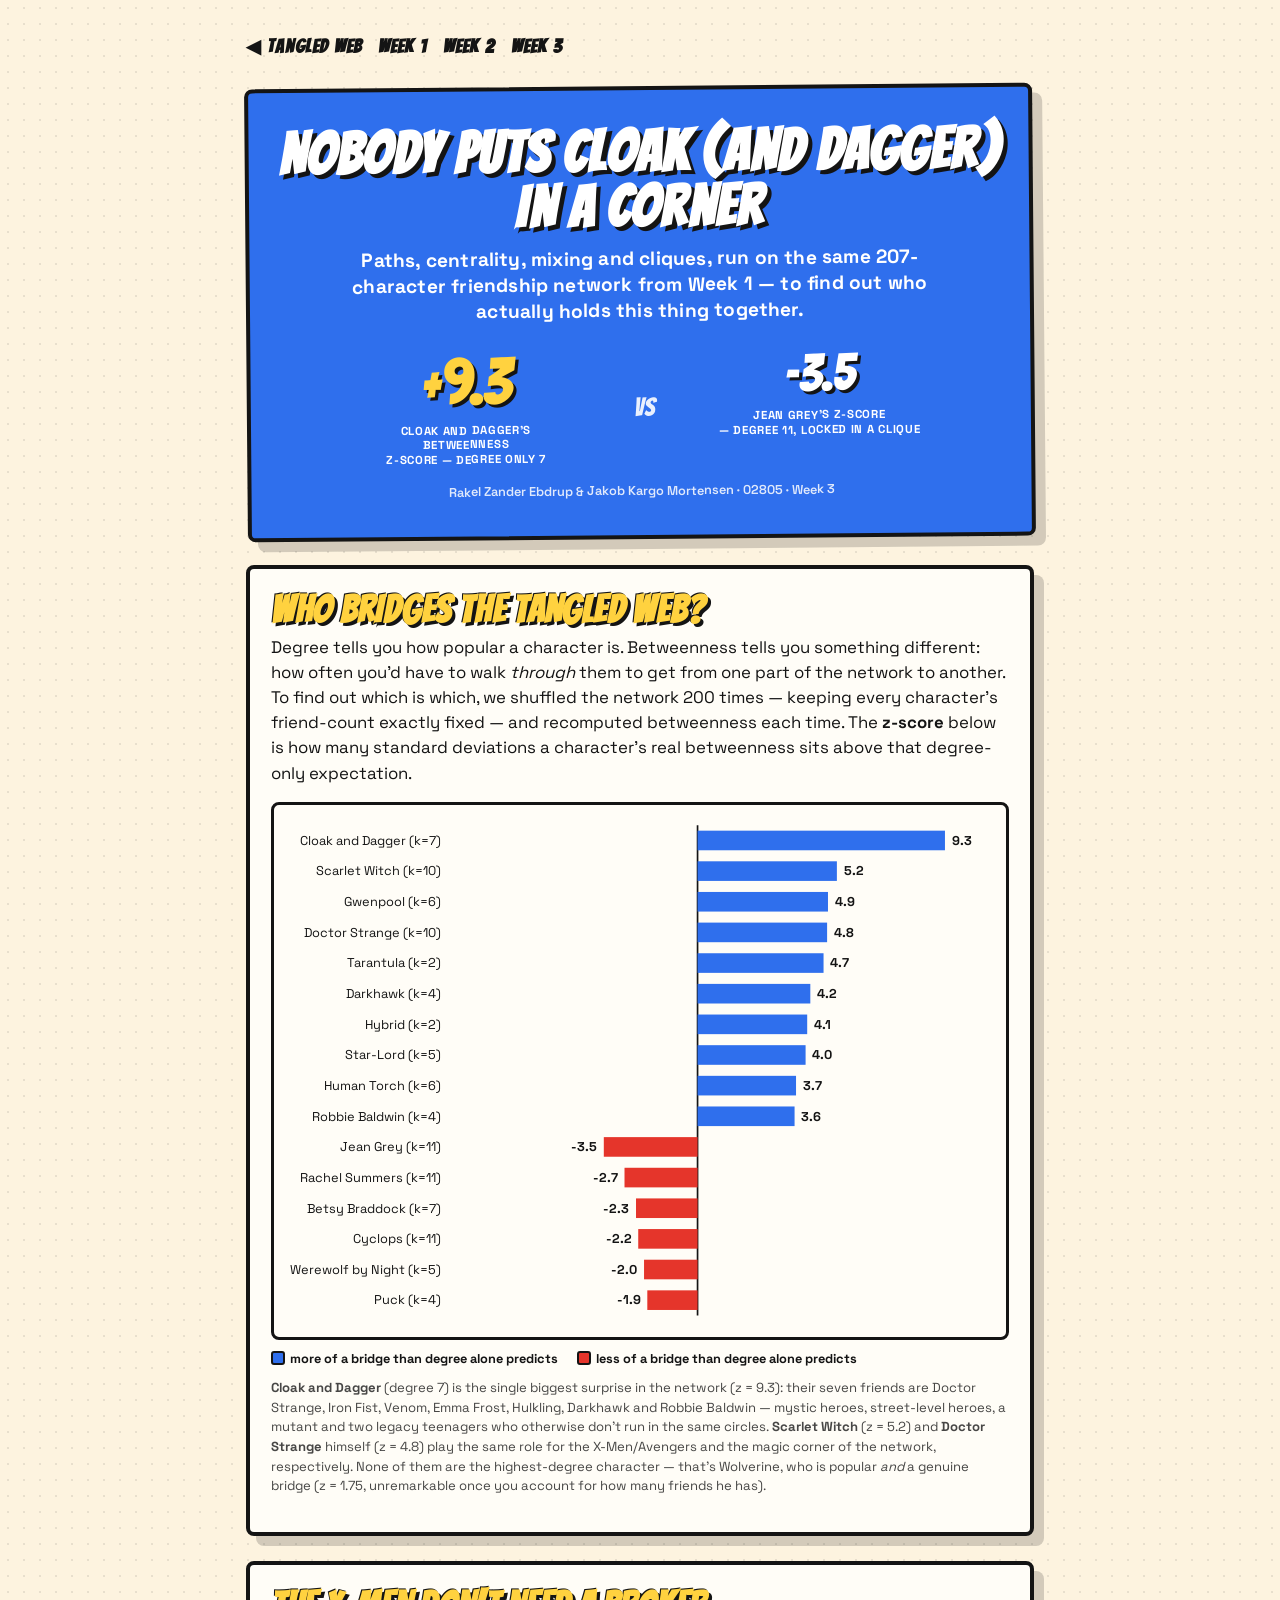
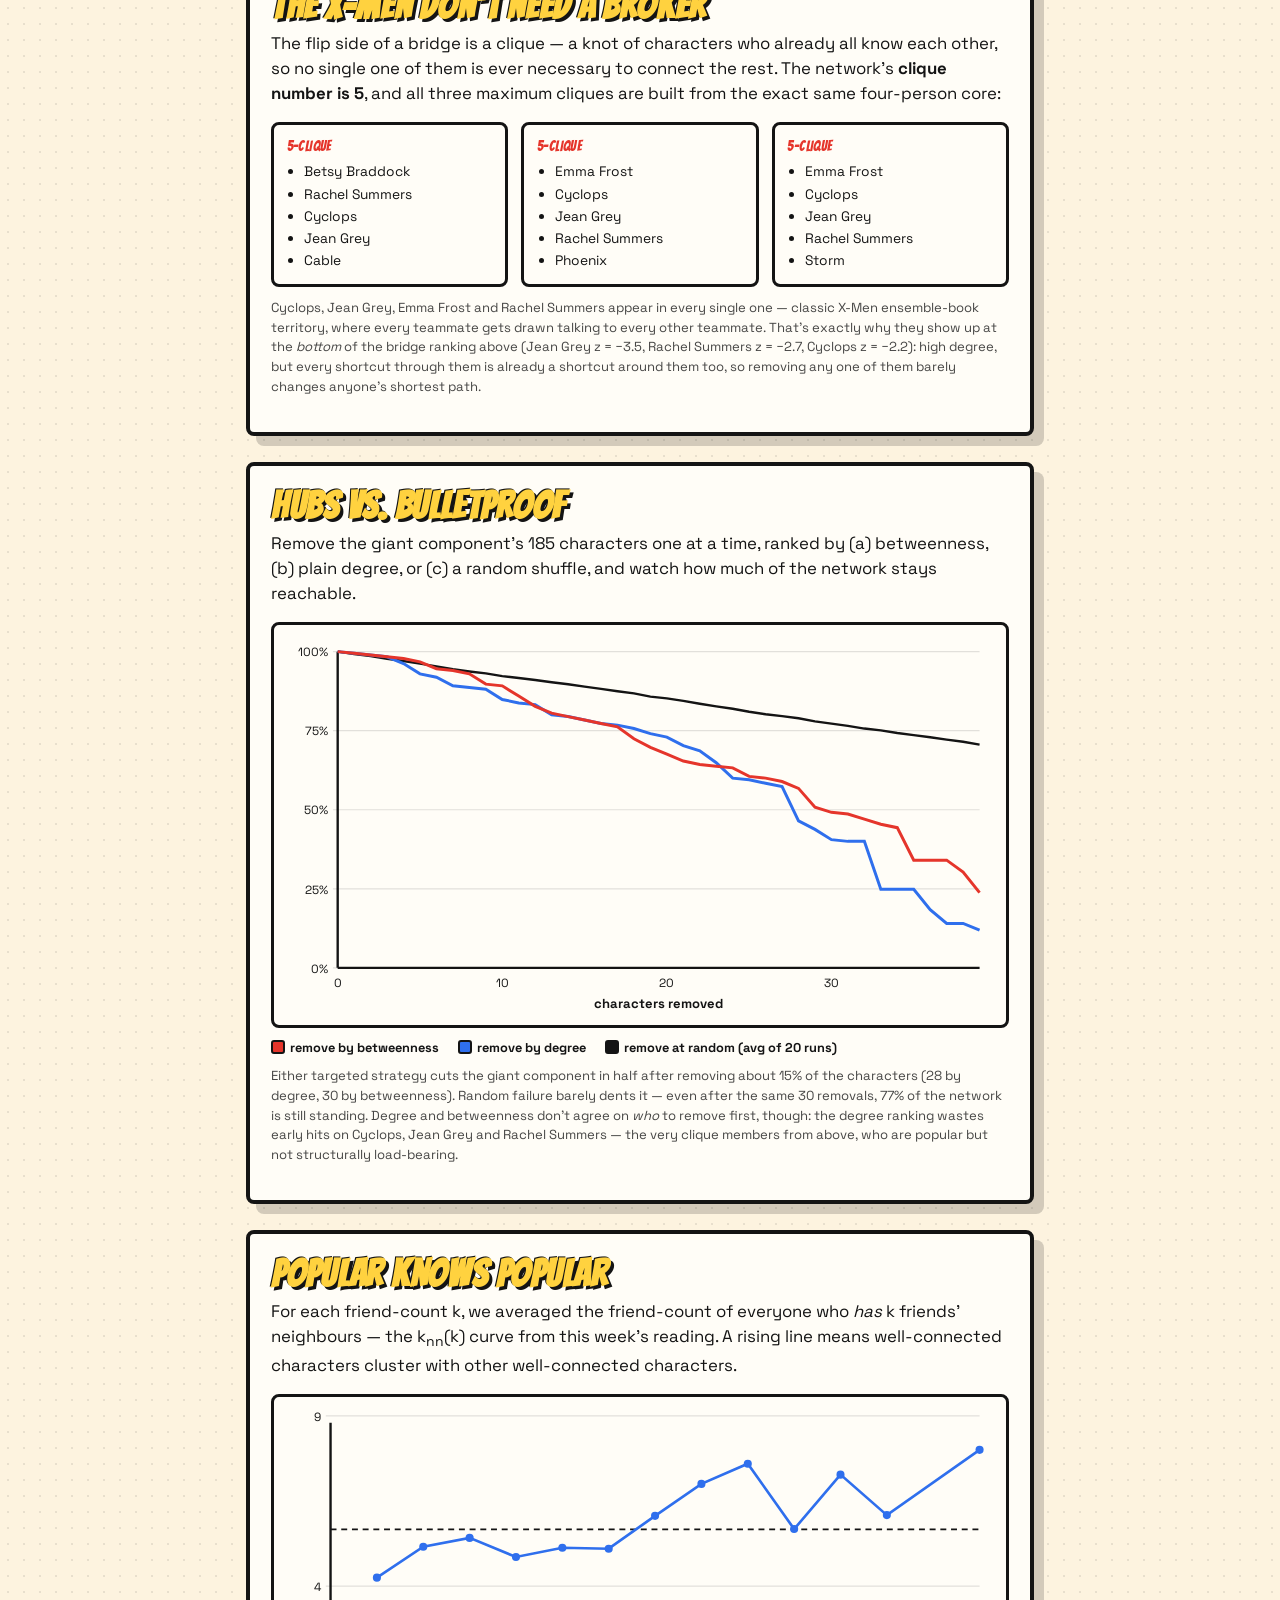
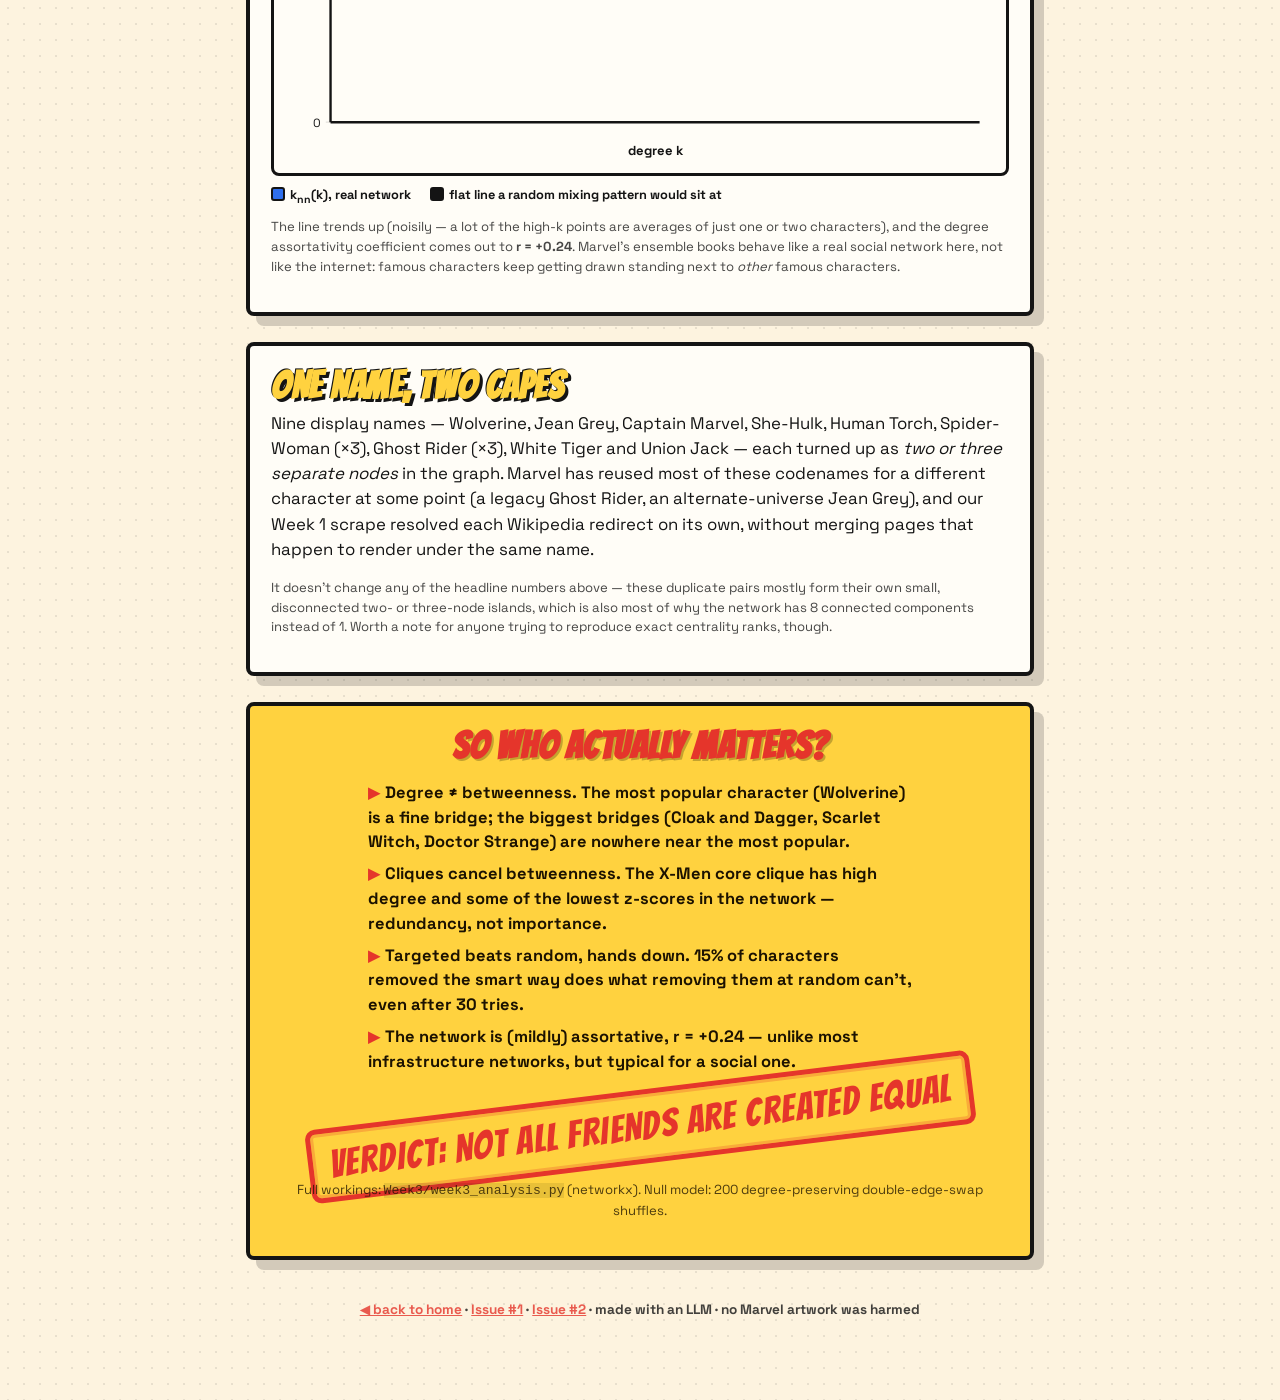
<file: posts/week3.html>
<!DOCTYPE html>
<html lang="en">
<head>
  <meta charset="utf-8">
  <meta name="viewport" content="width=device-width, initial-scale=1">
  <title>Week 3 — Nobody Puts Cloak (and Dagger) in a Corner · 02805</title>
  <link rel="preconnect" href="https://fonts.googleapis.com">
  <link rel="preconnect" href="https://fonts.gstatic.com" crossorigin>
  <link href="https://fonts.googleapis.com/css2?family=Bangers&family=Space+Grotesk:wght@400;600;700&display=swap" rel="stylesheet">
  <style>
    :root{
      --ink:#141414; --paper:#fdf3df; --panel:#fffdf7;
      --blue:#2f6fed; --orange:#ff7a2f; --red:#e5352b; --yellow:#ffd23f; --green:#1f7a4d;
      --shadow:10px 10px 0 rgba(20,20,20,.18);
    }
    @media (prefers-color-scheme:dark){
      :root{ --ink:#f2ede0; --paper:#1a1712; --panel:#241f18; --shadow:10px 10px 0 rgba(0,0,0,.5); }
    }
    *{box-sizing:border-box}
    body{
      margin:0; background:var(--paper); color:var(--ink);
      font-family:"Space Grotesk",system-ui,sans-serif; font-size:17px; line-height:1.5;
      background-image:radial-gradient(rgba(20,20,20,.09) 1.1px, transparent 1.2px);
      background-size:16px 16px; overflow-x:hidden;
    }
    .zine{max-width:820px;margin:0 auto;padding:2rem 1rem 5rem}
    a{color:var(--red);font-weight:700}

    .comic-nav{display:flex;gap:1rem;font-family:"Bangers",cursive;letter-spacing:.06em;
      font-size:1.2rem;margin-bottom:1.4rem;flex-wrap:wrap}
    .comic-nav a{color:var(--ink);text-decoration:none}
    .comic-nav a:hover{color:var(--red)}

    .panel{
      background:var(--panel); border:4px solid var(--ink); border-radius:8px;
      box-shadow:var(--shadow); padding:1.4rem 1.3rem; margin:1.6rem 0;
    }
    .panel:nth-of-type(odd){transform:rotate(-.5deg)}
    .panel:nth-of-type(even){transform:rotate(.5deg)}

    .kapow{font-family:"Bangers",cursive; line-height:.95; letter-spacing:.02em;
      margin:0; text-transform:uppercase;}
    .splash{text-align:center; background:var(--blue); color:#fff; border-color:var(--ink);
      padding:2.2rem 1rem;}
    .splash .kapow{font-size:clamp(1.9rem,7.6vw,3.6rem); text-shadow:4px 4px 0 var(--ink)}
    .splash .sub{font-weight:700;font-size:clamp(.95rem,2.6vw,1.2rem);line-height:1.35;color:#fff;
      margin:.7rem auto 0;max-width:36rem;letter-spacing:.01em}
    .byline{font-weight:600;font-size:.8rem;opacity:.85;margin-top:1rem}

    .vs{display:flex;align-items:flex-start;justify-content:center;
      gap:clamp(1.4rem,9vw,4rem);margin-top:1.6rem;flex-wrap:wrap}
    .vs .num{display:flex;flex-direction:column;align-items:center;font-family:"Bangers",cursive}
    .vs .fig{line-height:1;text-shadow:3px 3px 0 var(--ink)}
    .vs .big .fig{font-size:clamp(2.4rem,11vw,4rem);color:var(--yellow)}
    .vs .small .fig{font-size:clamp(2rem,8vw,3.2rem);color:#fff}
    .vs .lab{font-family:"Space Grotesk";font-weight:700;font-size:.72rem;letter-spacing:.06em;
      text-transform:uppercase;margin-top:.55rem;line-height:1.25;max-width:13rem;text-shadow:none}
    .vs .mid{align-self:center;font-family:"Bangers",cursive;font-size:1.6rem;color:#fff;opacity:.9}

    h2.kapow{font-size:clamp(1.7rem,5.2vw,2.4rem);margin:0 0 .4rem;
      color:var(--yellow);text-shadow:3px 3px 0 var(--ink),-1px -1px 0 var(--ink)}
    .verdict h2.kapow{color:var(--red);text-shadow:2px 2px 0 rgba(20,18,0,.25)}
    .lede{font-size:1.05rem;margin:.2rem 0 1rem}
    .tiny{font-size:.82rem;opacity:.78}
    .muted{opacity:.8}

    .chart{border:3px solid var(--ink);border-radius:8px;background:var(--panel);padding:.6rem}
    .chart svg{display:block;width:100%;height:auto}
    .legend{display:flex;gap:1.2rem;font-size:.8rem;font-weight:700;margin-top:.6rem;flex-wrap:wrap}
    .chip{display:inline-block;width:14px;height:14px;border:2px solid var(--ink);
      border-radius:3px;vertical-align:-2px;margin-right:.3rem}

    .tiles{display:grid;grid-template-columns:repeat(auto-fit,minmax(120px,1fr));gap:.8rem;margin-top:1rem}
    .tile{border:3px solid var(--ink);border-radius:8px;padding:.8rem;text-align:center;background:var(--panel)}
    .tile .n{font-family:"Bangers",cursive;font-size:2.1rem;line-height:1;color:var(--blue)}
    .tile .t{font-size:.78rem;font-weight:700;opacity:.8}

    /* clique cards */
    .cliques{display:grid;grid-template-columns:repeat(auto-fit,minmax(210px,1fr));gap:.8rem;margin-top:.8rem}
    .cliquecard{border:3px solid var(--ink);border-radius:8px;padding:.7rem .8rem;background:var(--panel)}
    .cliquecard .sz{font-family:"Bangers",cursive;font-size:.85rem;letter-spacing:.03em;
      color:var(--red);margin-bottom:.3rem}
    .cliquecard ul{margin:0;padding-left:1.1rem;font-size:.86rem}
    .cliquecard li{margin:.1rem 0}

    .stattable{width:100%;border-collapse:collapse;font-size:.86rem;margin-top:.4rem}
    .stattable th,.stattable td{border:2px solid var(--ink);padding:.35rem .5rem;text-align:center}
    .stattable th{font-family:"Bangers",cursive;letter-spacing:.03em;background:color-mix(in srgb,var(--yellow) 30%,var(--panel))}
    .stattable td:first-child,.stattable th:first-child{text-align:left}
    .stattable tr.hi td{background:color-mix(in srgb,var(--green) 18%,var(--panel))}
    .stattable tr.lo td{background:color-mix(in srgb,var(--red) 15%,var(--panel))}

    .verdict{background:var(--yellow);text-align:center}
    .verdict,.verdict .lede,.verdict .checks,.verdict .tiny,.verdict h2{color:#1c1200}
    .verdict code{background:rgba(20,18,0,.12);border-color:rgba(20,18,0,.35);color:#1c1200}
    .checks{list-style:none;padding:0;margin:1rem 0;font-weight:700;font-size:1.03rem;text-align:left;max-width:34rem;margin-inline:auto}
    .checks li{margin:.45rem 0}
    .checks li::before{content:"▶ ";color:var(--red)}
    .stamp{display:inline-block;font-family:"Bangers",cursive;font-size:clamp(1.4rem,5.6vw,2.4rem);
      color:var(--red);border:5px solid var(--red);border-radius:10px;padding:.2rem 1rem;
      transform:rotate(-7deg);text-transform:uppercase;letter-spacing:.04em;
      box-shadow:inset 0 0 0 3px rgba(229,53,43,.25)}

    .reveal{opacity:0;transform:translateY(24px);transition:opacity .5s,transform .5s}
    .reveal.in-view{opacity:1;transform:none}
    footer{margin-top:2.5rem;font-weight:700;text-align:center;font-size:.85rem;opacity:.8}
  </style>
</head>
<body>
<div class="zine">

  <nav class="comic-nav">
    <a href="../index.html">◀ Tangled Web</a>
    <a href="week1.html">Week 1</a>
    <a href="week2.html">Week 2</a>
    <a href="week3.html">Week 3</a>
  </nav>

  <!-- 1. SPLASH -->
  <section class="panel splash">
    <h1 class="kapow">Nobody Puts Cloak (and Dagger) in a Corner</h1>
    <div class="sub">Paths, centrality, mixing and cliques, run on the same 207-character
      friendship network from Week 1 &mdash; to find out who actually holds this thing together.</div>
    <div class="vs">
      <div class="num big"><span class="fig">+9.3</span>
        <span class="lab">Cloak and Dagger's betweenness<br>z-score &mdash; degree only 7</span></div>
      <div class="mid">vs</div>
      <div class="num small"><span class="fig">&minus;3.5</span>
        <span class="lab">Jean Grey's z-score<br>&mdash; degree 11, locked in a clique</span></div>
    </div>
    <div class="byline">Rakel Zander Ebdrup &amp; Jakob Kargo Mortensen · 02805 · Week 3</div>
  </section>

  <!-- 2. SURPRISING BRIDGES -->
  <section class="panel reveal">
    <h2 class="kapow">Who bridges the tangled web?</h2>
    <p class="lede">Degree tells you how popular a character is. Betweenness tells you something
      different: how often you'd have to walk <em>through</em> them to get from one part of the
      network to another. To find out which is which, we shuffled the network 200 times
      &mdash; keeping every character's friend-count exactly fixed &mdash; and recomputed
      betweenness each time. The <b>z-score</b> below is how many standard deviations a
      character's real betweenness sits above that degree-only expectation.</p>
    <div class="chart"><svg id="zbar" viewBox="0 0 640 460" role="img"
      aria-label="Betweenness z-score by character"></svg></div>
    <div class="legend">
      <span><span class="chip" style="background:var(--blue)"></span>more of a bridge than degree alone predicts</span>
      <span><span class="chip" style="background:var(--red)"></span>less of a bridge than degree alone predicts</span>
    </div>
    <p class="tiny" style="margin-top:.6rem"><b>Cloak and Dagger</b> (degree 7) is the single
      biggest surprise in the network (z&nbsp;=&nbsp;9.3): their seven friends are Doctor Strange,
      Iron Fist, Venom, Emma Frost, Hulkling, Darkhawk and Robbie Baldwin &mdash; mystic heroes,
      street-level heroes, a mutant and two legacy teenagers who otherwise don't run in the same
      circles. <b>Scarlet Witch</b> (z&nbsp;=&nbsp;5.2) and <b>Doctor Strange</b> himself
      (z&nbsp;=&nbsp;4.8) play the same role for the X-Men/Avengers and the magic corner of the
      network, respectively. None of them are the highest-degree character &mdash; that's
      Wolverine, who is popular <em>and</em> a genuine bridge (z&nbsp;=&nbsp;1.75, unremarkable
      once you account for how many friends he has).</p>
  </section>

  <!-- 3. CLIQUES -->
  <section class="panel reveal">
    <h2 class="kapow">The X-Men don't need a broker</h2>
    <p class="lede">The flip side of a bridge is a clique &mdash; a knot of characters who already
      all know each other, so no single one of them is ever necessary to connect the rest. The
      network's <b>clique number is 5</b>, and all three maximum cliques are built from the exact
      same four-person core:</p>
    <div id="cliques" class="cliques"></div>
    <p class="tiny" style="margin-top:.7rem">Cyclops, Jean Grey, Emma Frost and Rachel Summers
      appear in every single one &mdash; classic X-Men ensemble-book territory, where every
      teammate gets drawn talking to every other teammate. That's exactly why they show up at the
      <em>bottom</em> of the bridge ranking above (Jean Grey z&nbsp;=&nbsp;&minus;3.5, Rachel
      Summers z&nbsp;=&nbsp;&minus;2.7, Cyclops z&nbsp;=&nbsp;&minus;2.2): high degree, but every
      shortcut through them is already a shortcut around them too, so removing any one of them
      barely changes anyone's shortest path.</p>
  </section>

  <!-- 4. ATTACK SIMULATION -->
  <section class="panel reveal">
    <h2 class="kapow">Hubs vs. bulletproof</h2>
    <p class="lede">Remove the giant component's 185 characters one at a time, ranked by (a)
      betweenness, (b) plain degree, or (c) a random shuffle, and watch how much of the network
      stays reachable.</p>
    <div class="chart"><svg id="attack" viewBox="0 0 600 320" role="img"
      aria-label="Giant component size as characters are removed"></svg></div>
    <div class="legend">
      <span><span class="chip" style="background:var(--red)"></span>remove by betweenness</span>
      <span><span class="chip" style="background:var(--blue)"></span>remove by degree</span>
      <span><span class="chip" style="background:var(--ink)"></span>remove at random (avg of 20 runs)</span>
    </div>
    <p class="tiny" style="margin-top:.6rem">Either targeted strategy cuts the giant component in
      half after removing about 15% of the characters (28 by degree, 30 by betweenness). Random
      failure barely dents it &mdash; even after the same 30 removals, 77% of the network is still
      standing. Degree and betweenness don't agree on <em>who</em> to remove first, though: the
      degree ranking wastes early hits on Cyclops, Jean Grey and Rachel Summers &mdash; the very
      clique members from above, who are popular but not structurally load-bearing.</p>
  </section>

  <!-- 5. ASSORTATIVITY -->
  <section class="panel reveal">
    <h2 class="kapow">Popular knows popular</h2>
    <p class="lede">For each friend-count k, we averaged the friend-count of everyone who <em>has</em>
      k friends' neighbours &mdash; the k<sub>nn</sub>(k) curve from this week's reading. A rising
      line means well-connected characters cluster with other well-connected characters.</p>
    <div class="chart"><svg id="knn" viewBox="0 0 600 300" role="img"
      aria-label="Average neighbour degree by degree"></svg></div>
    <div class="legend">
      <span><span class="chip" style="background:var(--blue)"></span>k<sub>nn</sub>(k), real network</span>
      <span><span class="chip" style="background:var(--ink)"></span>flat line a random mixing pattern would sit at</span>
    </div>
    <p class="tiny" style="margin-top:.6rem">The line trends up (noisily &mdash; a lot of the
      high-k points are averages of just one or two characters), and the degree assortativity
      coefficient comes out to <b>r&nbsp;=&nbsp;+0.24</b>. Marvel's ensemble books behave like a
      real social network here, not like the internet: famous characters keep getting drawn
      standing next to <em>other</em> famous characters.</p>
  </section>

  <!-- 6. DATA WRINKLE -->
  <section class="panel reveal">
    <h2 class="kapow">One name, two capes</h2>
    <p class="lede">Nine display names &mdash; Wolverine, Jean Grey, Captain Marvel, She-Hulk,
      Human Torch, Spider-Woman (×3), Ghost Rider (×3), White Tiger and Union Jack &mdash; each
      turned up as <em>two or three separate nodes</em> in the graph. Marvel has reused most of
      these codenames for a different character at some point (a legacy Ghost Rider, an
      alternate-universe Jean Grey), and our Week 1 scrape resolved each Wikipedia redirect on its
      own, without merging pages that happen to render under the same name.</p>
    <p class="tiny">It doesn't change any of the headline numbers above &mdash; these duplicate
      pairs mostly form their own small, disconnected two- or three-node islands, which is also
      most of why the network has 8 connected components instead of 1. Worth a note for anyone
      trying to reproduce exact centrality ranks, though.</p>
  </section>

  <!-- 7. VERDICT -->
  <section class="panel verdict reveal">
    <h2 class="kapow">So who actually matters?</h2>
    <ul class="checks">
      <li><b>Degree &ne; betweenness.</b> The most popular character (Wolverine) is a fine bridge;
        the biggest bridges (Cloak and Dagger, Scarlet Witch, Doctor Strange) are nowhere near the
        most popular.</li>
      <li><b>Cliques cancel betweenness.</b> The X-Men core clique has high degree and some of the
        lowest z-scores in the network &mdash; redundancy, not importance.</li>
      <li><b>Targeted beats random, hands down.</b> 15% of characters removed the smart way does
        what removing them at random can't, even after 30 tries.</li>
      <li><b>The network is (mildly) assortative</b>, r&nbsp;=&nbsp;+0.24 &mdash; unlike most
        infrastructure networks, but typical for a social one.</li>
    </ul>
    <div class="stamp">Verdict: not all friends are created equal</div>
    <p class="tiny" style="margin-top:1rem">Full workings: <code>Week3/week3_analysis.py</code>
      (networkx). Null model: 200 degree-preserving double-edge-swap shuffles.</p>
  </section>

  <footer>
    <a href="../index.html">◀ back to home</a> · <a href="week1.html">Issue #1</a> ·
    <a href="week2.html">Issue #2</a> · made with an LLM · no Marvel artwork was harmed
  </footer>

</div>

<script>
const NS = "http://www.w3.org/2000/svg";
const el = (t, a = {}) => { const e = document.createElementNS(NS, t);
  for (const k in a) e.setAttribute(k, a[k]); return e; };
const cssv = n => getComputedStyle(document.documentElement).getPropertyValue(n).trim();

/* ---------------- 2. Z-SCORE BAR CHART ---------------- */
fetch("../assets/week3_centrality.json").then(r => r.json()).then(D => {
  const rows = D.nodes.slice().sort((a, b) => b.z - a.z);
  const top = rows.slice(0, 10), bottom = rows.slice(-6).reverse();
  const items = top.concat(bottom);

  const svg = document.getElementById("zbar");
  const w = 640, h = 460, mL = 150, mR = 46, mT = 10, mB = 10;
  const rowH = (h - mT - mB) / items.length;
  const maxAbs = Math.max(...items.map(d => Math.abs(d.z)));
  const zeroX = mL + (w - mL - mR) * (maxAbs / (2 * maxAbs));
  const X = z => zeroX + z / maxAbs * (w - mL - mR) / 2;

  svg.appendChild(el("line", { x1: zeroX, y1: mT, x2: zeroX, y2: h - mB,
    stroke: cssv("--ink"), "stroke-width": 1.5 }));

  items.forEach((d, i) => {
    const y = mT + i * rowH + rowH * 0.18;
    const barH = rowH * 0.64;
    const x0 = Math.min(zeroX, X(d.z)), bw = Math.max(2, Math.abs(X(d.z) - zeroX));
    svg.appendChild(el("rect", { x: x0, y, width: bw, height: barH,
      fill: d.z >= 0 ? cssv("--blue") : cssv("--red") }));
    const label = el("text", { x: mL - 8, y: y + barH * 0.72, "text-anchor": "end",
      "font-size": 11.5, fill: cssv("--ink") });
    label.textContent = `${d.name} (k=${d.deg})`;
    svg.appendChild(label);
    const val = el("text", {
      x: X(d.z) + (d.z >= 0 ? 6 : -6), y: y + barH * 0.72,
      "text-anchor": d.z >= 0 ? "start" : "end", "font-size": 11.5, "font-weight": 700,
      fill: cssv("--ink"),
    });
    val.textContent = d.z.toFixed(1);
    svg.appendChild(val);
  });
});

/* ---------------- 3. CLIQUE CARDS ---------------- */
fetch("../assets/week3_cliques.json").then(r => r.json()).then(D => {
  const box = document.getElementById("cliques");
  D.top_cliques.filter(c => c.size === D.clique_number).forEach(c => {
    const card = document.createElement("div");
    card.className = "cliquecard";
    card.innerHTML = `<div class="sz">${c.size}-CLIQUE</div>
      <ul>${c.members.map(m => `<li>${m}</li>`).join("")}</ul>`;
    box.appendChild(card);
  });
});

/* ---------------- 4. ATTACK CURVES ---------------- */
fetch("../assets/week3_attack.json").then(r => r.json()).then(D => {
  const svg = document.getElementById("attack");
  const w = 600, h = 320, mL = 46, mR = 14, mT = 14, mB = 40;
  const n = D.curve_betweenness.length;
  const X = i => mL + i / (n - 1) * (w - mL - mR);
  const Y = v => mT + (1 - v) * (h - mT - mB);

  svg.appendChild(el("line", { x1: mL, y1: h - mB, x2: w - mR, y2: h - mB, stroke: cssv("--ink"), "stroke-width": 2 }));
  svg.appendChild(el("line", { x1: mL, y1: mT, x2: mL, y2: h - mB, stroke: cssv("--ink"), "stroke-width": 2 }));
  [0, 0.25, 0.5, 0.75, 1].forEach(v => {
    svg.appendChild(el("line", { x1: mL - 4, y1: Y(v), x2: w - mR, y2: Y(v), stroke: cssv("--ink"), "stroke-opacity": .12 }));
    const tx = el("text", { x: mL - 8, y: Y(v) + 4, "text-anchor": "end", "font-size": 10, fill: cssv("--ink") });
    tx.textContent = Math.round(v * 100) + "%"; svg.appendChild(tx);
  });
  [0, 10, 20, 30].forEach(i => {
    const tx = el("text", { x: X(i), y: h - mB + 16, "text-anchor": "middle", "font-size": 10, fill: cssv("--ink") });
    tx.textContent = i; svg.appendChild(tx);
  });
  const xlab = el("text", { x: (mL + w - mR) / 2, y: h - 6, "text-anchor": "middle",
    "font-size": 11, fill: cssv("--ink"), "font-weight": 700 });
  xlab.textContent = "characters removed"; svg.appendChild(xlab);

  const series = (vals, colour, width) => {
    let d = "";
    vals.forEach((v, i) => { d += (i ? "L" : "M") + X(i) + " " + Y(v); });
    svg.appendChild(el("path", { d, fill: "none", stroke: colour, "stroke-width": width }));
  };
  series(D.curve_random, cssv("--ink"), 2);
  series(D.curve_degree, cssv("--blue"), 2.5);
  series(D.curve_betweenness, cssv("--red"), 2.5);
});

/* ---------------- 5. K_NN(K) CHART ---------------- */
fetch("../assets/week3_assortativity.json").then(r => r.json()).then(D => {
  const svg = document.getElementById("knn");
  const pts = Object.entries(D.knn_by_k).map(([k, v]) => [+k, v]).sort((a, b) => a[0] - b[0]);
  const w = 600, h = 300, mL = 40, mR = 14, mT = 14, mB = 34;
  const kmax = Math.max(...pts.map(p => p[0]));
  const vmax = Math.max(...pts.map(p => p[1]), D.null_flat) * 1.1;
  const X = k => mL + k / kmax * (w - mL - mR);
  const Y = v => mT + (1 - v / vmax) * (h - mT - mB);

  svg.appendChild(el("line", { x1: mL, y1: h - mB, x2: w - mR, y2: h - mB, stroke: cssv("--ink"), "stroke-width": 2 }));
  svg.appendChild(el("line", { x1: mL, y1: mT, x2: mL, y2: h - mB, stroke: cssv("--ink"), "stroke-width": 2 }));
  [0, Math.round(vmax / 2), Math.round(vmax)].forEach(v => {
    svg.appendChild(el("line", { x1: mL - 4, y1: Y(v), x2: w - mR, y2: Y(v), stroke: cssv("--ink"), "stroke-opacity": .12 }));
    const tx = el("text", { x: mL - 8, y: Y(v) + 4, "text-anchor": "end", "font-size": 10, fill: cssv("--ink") });
    tx.textContent = v; svg.appendChild(tx);
  });
  const xlab = el("text", { x: (mL + w - mR) / 2, y: h - 6, "text-anchor": "middle",
    "font-size": 11, fill: cssv("--ink"), "font-weight": 700 });
  xlab.textContent = "degree k"; svg.appendChild(xlab);

  svg.appendChild(el("line", { x1: mL, y1: Y(D.null_flat), x2: w - mR, y2: Y(D.null_flat),
    stroke: cssv("--ink"), "stroke-width": 1.5, "stroke-dasharray": "5,4" }));

  let d = "";
  pts.forEach(([k, v], i) => { d += (i ? "L" : "M") + X(k) + " " + Y(v); });
  svg.appendChild(el("path", { d, fill: "none", stroke: cssv("--blue"), "stroke-width": 2.2 }));
  pts.forEach(([k, v]) => svg.appendChild(el("circle", { cx: X(k), cy: Y(v), r: 3.4, fill: cssv("--blue") })));
});

const io = new IntersectionObserver((entries) => {
  entries.forEach(e => { if (e.isIntersecting) { e.target.classList.add("in-view"); io.unobserve(e.target); } });
}, { threshold: 0.15 });
document.querySelectorAll(".reveal").forEach(el2 => io.observe(el2));
</script>
</body>
</html>
</file>
